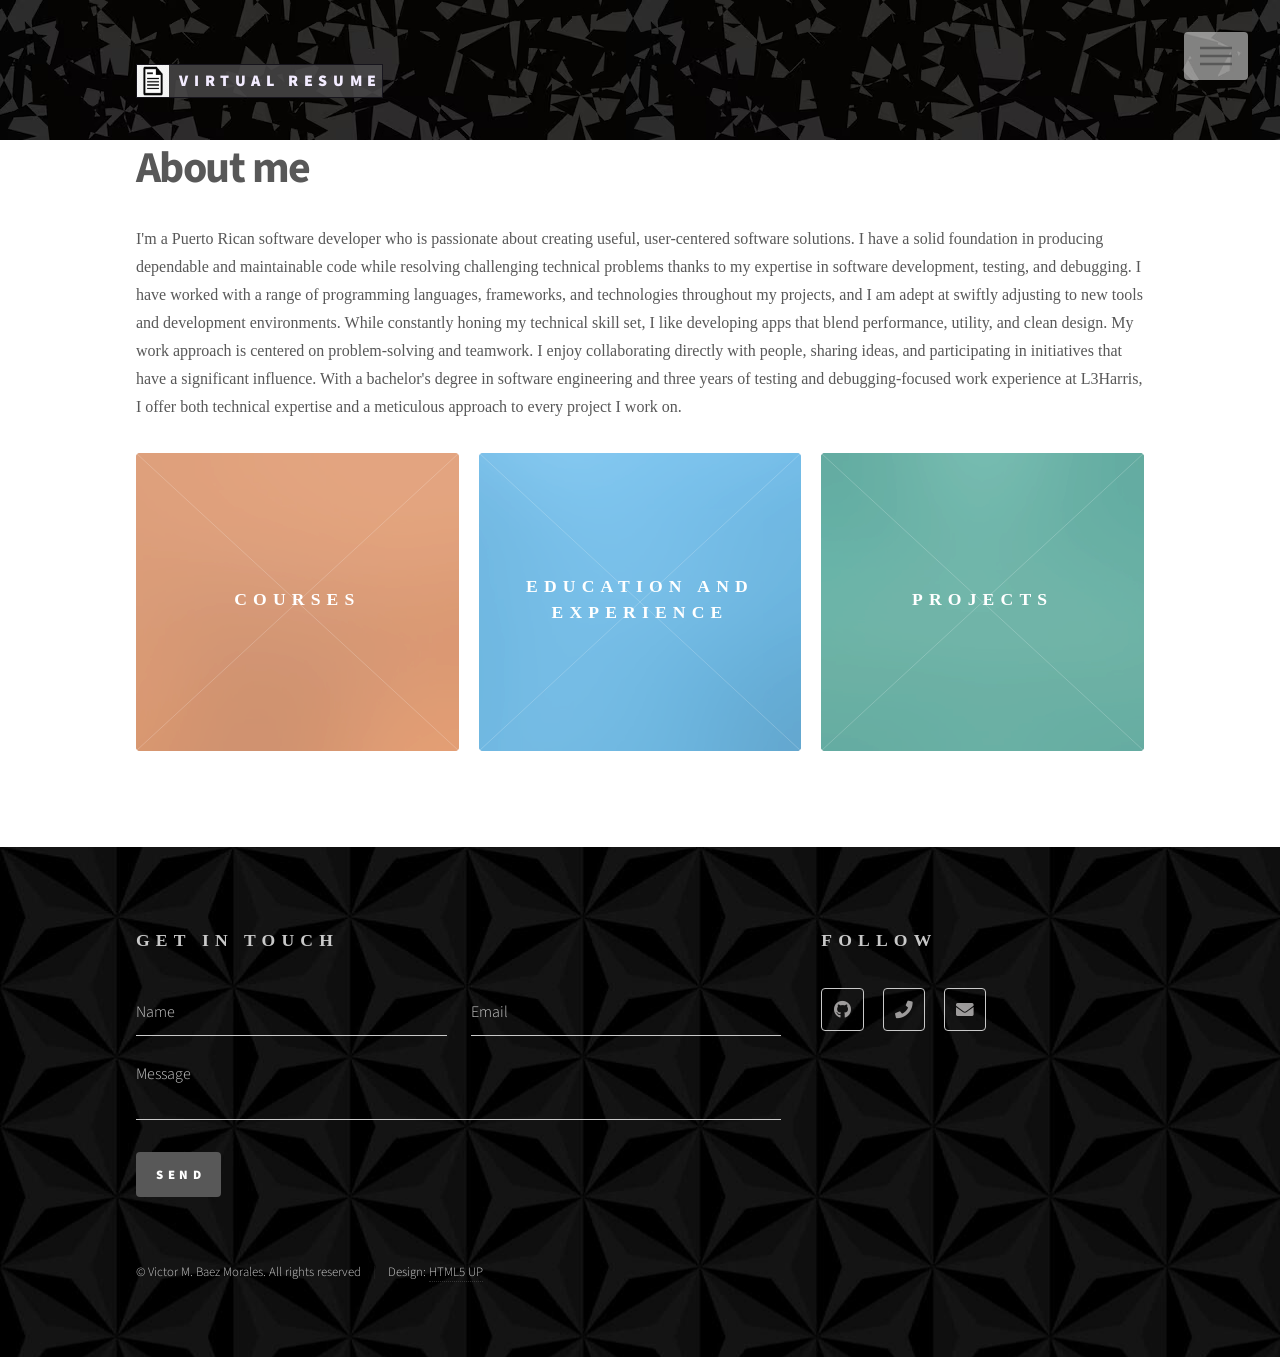
<file: index.html>
<!DOCTYPE HTML>
<!--
	Phantom by HTML5 UP
	html5up.net | @ajlkn
	Free for personal and commercial use under the CCA 3.0 license (html5up.net/license)
-->
<html>
	<head>
		<title>Resume</title>
		<meta charset="utf-8" />
		<meta name="viewport" content="width=device-width, initial-scale=1, user-scalable=no" />
		<link rel="stylesheet" href="assets/css/main.css" />
		<noscript><link rel="stylesheet" href="assets/css/noscript.css" /></noscript>
	</head>
	<body class="is-preload">
		<!-- Wrapper -->
			<div id="wrapper">

				<!-- Header -->
					<header id="header" >
						<div class="inner">

							<!-- Logo -->
								<a href="index.html" class="logo" style="background: rgba(75, 73, 75, 0.822); color: #f3ecff; border: 1px solid #17151d;">
									<span class="symbol"><img src="images/logo.jpg" alt="" /></span><span class="title">Virtual Resume</span>
								</a>

							<!-- Nav -->
								<nav>
									<ul>
										<li><a href="#menu">Menu</a></li>
									</ul>
								</nav>

						</div>
					</header>

				<!-- Menu -->
					<nav id="menu" >
						<h2>Menu</h2>
						<ul>
							<li><a href="index.html">Home</a></li>
							<li><a href="Courses.html">Courses</a></li>
							<li><a href="Projects.html">Projects</a></li>
							<li><a href="EducationAndExperience.html">Education and Experience</a></li>
						</ul>
					</nav>

				<!-- Main -->
					<div id="main" >
						<div class="inner">
							<header>
								<h1>About me<br />
								</h1>
								<p >I'm a Puerto Rican software developer who is passionate about creating useful, user-centered software solutions. I have a solid foundation in producing dependable and maintainable code while resolving challenging technical problems thanks to my expertise in software development, testing, and debugging.
I have worked with a range of programming languages, frameworks, and technologies throughout my projects, and I am adept at swiftly adjusting to new tools and development environments. While constantly honing my technical skill set, I like developing apps that blend performance, utility, and clean design.
My work approach is centered on problem-solving and teamwork. I enjoy collaborating directly with people, sharing ideas, and participating in initiatives that have a significant influence. With a bachelor's degree in software engineering and three years of testing and debugging-focused work experience at L3Harris, I offer both technical expertise and a meticulous approach to every project I work on.
</p>
							</header>
							<section class="tiles" >
								<article class="style1">
									<span class="image">
										<img src="images/pic01.jpg" alt="" />
									</span>
									<a href="Courses.html">
										<h2>Courses</h2>
										<div class="content">
											<p>Contains a list of all courses taken throughout education.</p>
										</div>
									</a>
								</article>
								<article class="style2">
									<span class="image">
										<img src="images/pic02.jpg" alt="" />
									</span>
									<a href="EducationAndExperience.html">
										<h2>Education and Experience</h2>
										<div class="content">
											<p>Contains a list of all the institutions attended along with work experience.</p>
										</div>
									</a>
								</article>
								<article class="style3">
									<span class="image">
										<img src="images/pic03.jpg" alt="" />
									</span>
									<a href="Projects.html">
										<h2>Projects</h2>
										<div class="content">
											<p>Contains a list of all software development projects.</p>
										</div>
									</a>
								</article>
							</section>
						</div>
					</div>

				<!-- Footer -->
					<footer id="footer">
						<div class="inner">
							<section>
								<h2>Get in touch</h2>
								<form method="post" action="https://formsubmit.co/740581ddd09140e4da0b1ae6120537e7">
									<input type="hidden" name="_next" value="https://victorbaezm.github.io/">
									<div class="fields">
										<div class="field half">
											<input type="text" name="name" id="name" placeholder="Name" />
										</div>
										<div class="field half">
											<input type="email" name="email" id="email" placeholder="Email" />
										</div>
										<div class="field">
											<textarea name="message" id="message" placeholder="Message"></textarea>
										</div>
									</div>
									<ul class="actions">
										<li><input type="submit" value="Send" class="primary" /></li>
									</ul>
								</form>
							</section>
							<section>
								<h2>Follow</h2>
								<ul class="icons">
									<li><a href="https://github.com/VictorBaezM" class="icon brands style2 fa-github"><span class="label">GitHub</span></a></li>
									<li><a href="tel:+17874784715" class="icon solid style2 fa-phone"><span class="label">Phone</span></a></li>
									<li><a href="mailto:victorbaez115@gmail.com" class="icon solid style2 fa-envelope"><span class="label">Email</span></a></li>
								</ul>
							</section>
							<ul class="copyright">
								<li>&copy; Victor M. Baez Morales. All rights reserved</li><li>Design: <a href="http://html5up.net">HTML5 UP</a></li>
							</ul>
						</div>
					</footer>

			</div>

		<!-- Scripts -->
			<script src="assets/js/jquery.min.js"></script>
			<script src="assets/js/browser.min.js"></script>
			<script src="assets/js/breakpoints.min.js"></script>
			<script src="assets/js/util.js"></script>
			<script src="assets/js/main.js"></script>

	</body>
</html>
</file>
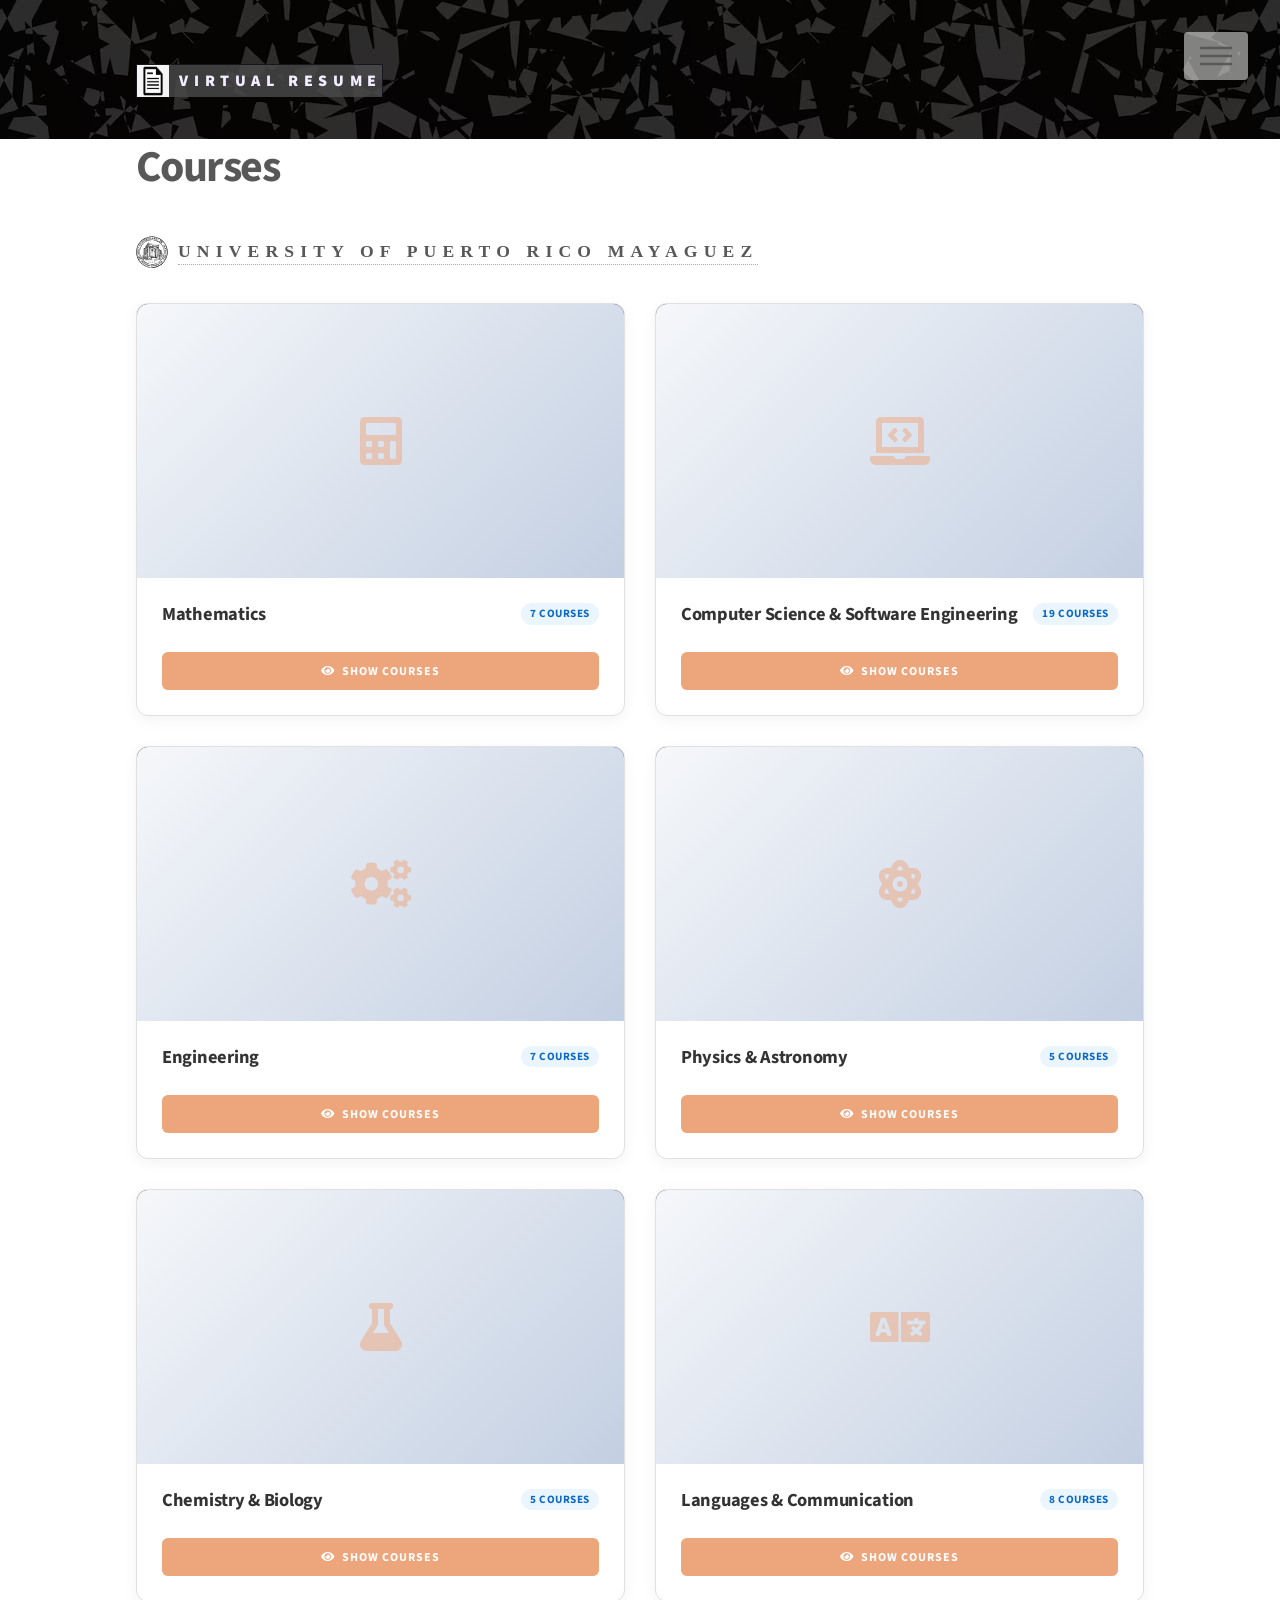
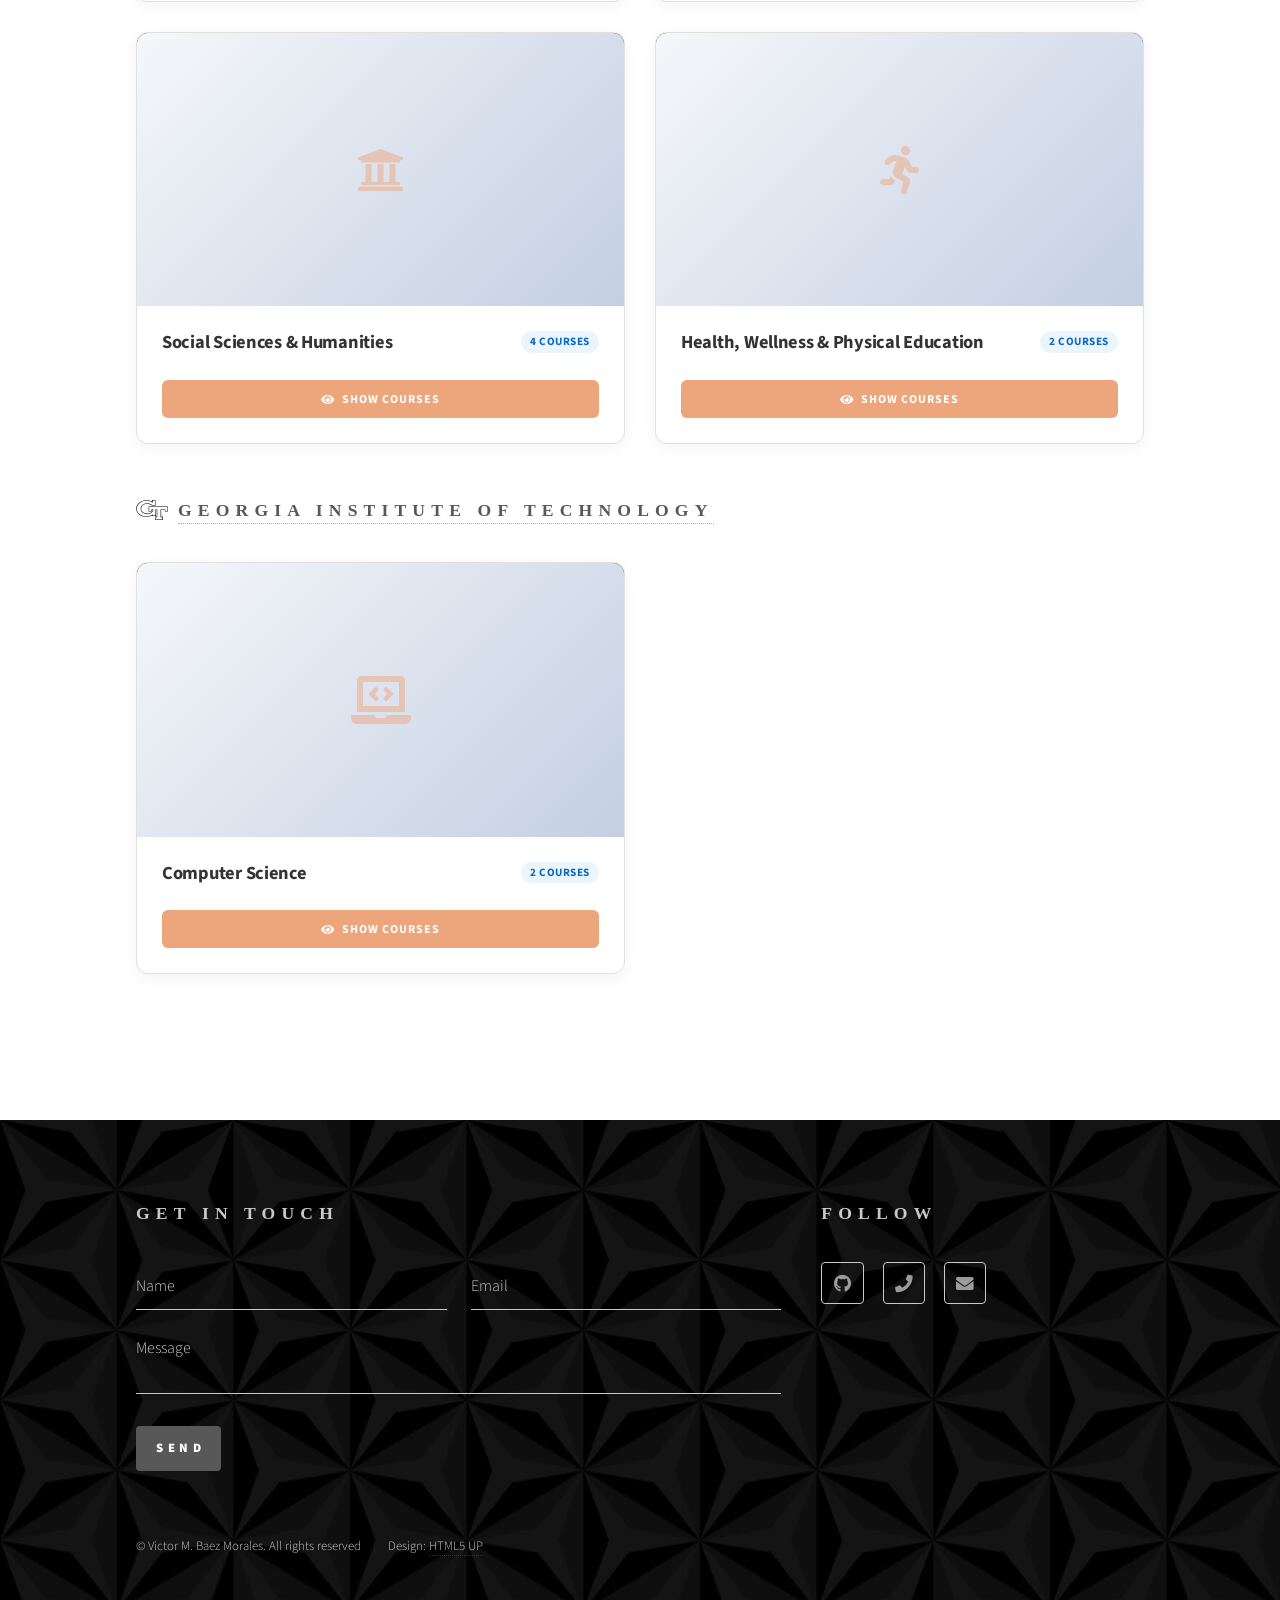
<file: Courses.html>
<!DOCTYPE HTML>
<!--
	Phantom by HTML5 UP
	html5up.net | @ajlkn
	Free for personal and commercial use under the CCA 3.0 license (html5up.net/license)
-->
<html>
	<head>
		<title>Resume</title>
		<meta charset="utf-8" />
		<meta name="viewport" content="width=device-width, initial-scale=1, user-scalable=no" />
		<link rel="stylesheet" href="assets/css/main.css" />
		<link rel="stylesheet" href="assets/css/Courses.css" />
		<link rel="stylesheet" href="assets/css/cards.css" />
		<noscript><link rel="stylesheet" href="assets/css/noscript.css" /></noscript>
	</head>
	<body class="is-preload">
		<!-- Wrapper -->
			<div id="wrapper">

				<!-- Header -->
					<header id="header">
						<div class="inner">

							<!-- Logo -->
								<a href="index.html" class="logo">
									<span class="symbol"><img src="images/logo.jpg" alt="" /></span><span class="title">Virtual Resume</span>
								</a>

							<!-- Nav -->
								<nav>
									<ul>
										<li><a href="#menu">Menu</a></li>
									</ul>
								</nav>

						</div>
					</header>

				<!-- Menu -->
					<nav id="menu">
						<h2>Menu</h2>
						<ul>
							<li><a href="index.html">Home</a></li>
							<li><a href="Courses.html">Courses</a></li>
							<li><a href="Projects.html">Projects</a></li>
							<li><a href="EducationAndExperience.html">Education and Experience</a></li>
						</ul>
					</nav>

				<!-- Main -->
					<div id="main">
						<div class="inner">
							<h1 style="margin-bottom: 40px;">Courses</h1>
							
							<div class="university-section">
								<h2><img src="images/RUM.svg" alt="icon" /><a href="https://www.uprm.edu" target="_blank" rel="noopener noreferrer">University of Puerto Rico Mayaguez</a></h2>
								<div id="uprm-courses-grid" class="portfolio-grid">
									<!-- Fallback for browsers with JavaScript disabled / SEO indexing -->
									<div class="portfolio-card" id="uprm-math">
										<div class="portfolio-media">
											<div class="portfolio-media-fallback"><i class="fas fa-calculator"></i></div>
										</div>
										<div class="portfolio-info">
											<div class="portfolio-header">
												<h3 class="portfolio-title">Mathematics</h3>
												<span class="portfolio-status completed">7 Courses</span>
											</div>
											<div class="courses-expandable" style="display: none; margin-bottom: 20px; max-height: 300px; overflow-y: auto; padding-top: 10px; border-top: 1px solid #e0e0e0;">
												<div style="padding: 10px 0; border-bottom: 1px solid #f0f0f0; font-size: 0.9rem; line-height: 1.4; color: #555; text-align: left;"><strong style="color: #333; font-weight: 600;">MATE 3171</strong> — Precalculus I</div>
												<div style="padding: 10px 0; border-bottom: 1px solid #f0f0f0; font-size: 0.9rem; line-height: 1.4; color: #555; text-align: left;"><strong style="color: #333; font-weight: 600;">MATE 3172</strong> — Precalculus II</div>
												<div style="padding: 10px 0; border-bottom: 1px solid #f0f0f0; font-size: 0.9rem; line-height: 1.4; color: #555; text-align: left;"><strong style="color: #333; font-weight: 600;">MATE 3031</strong> — Calculus I</div>
												<div style="padding: 10px 0; border-bottom: 1px solid #f0f0f0; font-size: 0.9rem; line-height: 1.4; color: #555; text-align: left;"><strong style="color: #333; font-weight: 600;">MATE 3032</strong> — Calculus II</div>
												<div style="padding: 10px 0; border-bottom: 1px solid #f0f0f0; font-size: 0.9rem; line-height: 1.4; color: #555; text-align: left;"><strong style="color: #333; font-weight: 600;">MATE 3003</strong> — Calculus III</div>
												<div style="padding: 10px 0; border-bottom: 1px solid #f0f0f0; font-size: 0.9rem; line-height: 1.4; color: #555; text-align: left;"><strong style="color: #333; font-weight: 600;">MATE 4145</strong> — Linear Algebra & Differential Equations</div>
												<div style="padding: 10px 0; border-bottom: 1px solid #f0f0f0; font-size: 0.9rem; line-height: 1.4; color: #555; text-align: left;"><strong style="color: #333; font-weight: 600;">ININ 4010</strong> — Probability & Statistics for Engineers</div>
											</div>
											<div class="portfolio-actions" style="margin-top: auto; padding-top: 10px;">
												<a href="javascript:void(0)" class="portfolio-btn primary toggle-courses-btn" style="width: 100%;"><i class="fas fa-eye"></i> Show Courses</a>
											</div>
										</div>
									</div>

									<div class="portfolio-card" id="uprm-cs">
										<div class="portfolio-media">
											<div class="portfolio-media-fallback"><i class="fas fa-laptop-code"></i></div>
										</div>
										<div class="portfolio-info">
											<div class="portfolio-header">
												<h3 class="portfolio-title">Computer Science & Software Engineering</h3>
												<span class="portfolio-status completed">19 Courses</span>
											</div>
											<div class="courses-expandable" style="display: none; margin-bottom: 20px; max-height: 300px; overflow-y: auto; padding-top: 10px; border-top: 1px solid #e0e0e0;">
												<div style="padding: 10px 0; border-bottom: 1px solid #f0f0f0; font-size: 0.9rem; line-height: 1.4; color: #555; text-align: left;"><strong style="color: #333; font-weight: 600;">CTCO 3011</strong> — Intro to Computer Programming I</div>
												<div style="padding: 10px 0; border-bottom: 1px solid #f0f0f0; font-size: 0.9rem; line-height: 1.4; color: #555; text-align: left;"><strong style="color: #333; font-weight: 600;">CIIC 3075</strong> — Fundamentals of Computing</div>
												<div style="padding: 10px 0; border-bottom: 1px solid #f0f0f0; font-size: 0.9rem; line-height: 1.4; color: #555; text-align: left;"><strong style="color: #333; font-weight: 600;">CIIC 4010</strong> — Advanced Programming</div>
												<div style="padding: 10px 0; border-bottom: 1px solid #f0f0f0; font-size: 0.9rem; line-height: 1.4; color: #555; text-align: left;"><strong style="color: #333; font-weight: 600;">CIIC 4020</strong> — Data Structures</div>
												<div style="padding: 10px 0; border-bottom: 1px solid #f0f0f0; font-size: 0.9rem; line-height: 1.4; color: #555; text-align: left;"><strong style="color: #333; font-weight: 600;">CIIC 4025</strong> — Analysis and Design Algorithms</div>
												<div style="padding: 10px 0; border-bottom: 1px solid #f0f0f0; font-size: 0.9rem; line-height: 1.4; color: #555; text-align: left;"><strong style="color: #333; font-weight: 600;">CIIC 4030</strong> — Programming Languages</div>
												<div style="padding: 10px 0; border-bottom: 1px solid #f0f0f0; font-size: 0.9rem; line-height: 1.4; color: #555; text-align: left;"><strong style="color: #333; font-weight: 600;">CIIC 4050</strong> — Operating Systems</div>
												<div style="padding: 10px 0; border-bottom: 1px solid #f0f0f0; font-size: 0.9rem; line-height: 1.4; color: #555; text-align: left;"><strong style="color: #333; font-weight: 600;">CIIC 4060</strong> — Database Systems</div>
												<div style="padding: 10px 0; border-bottom: 1px solid #f0f0f0; font-size: 0.9rem; line-height: 1.4; color: #555; text-align: left;"><strong style="color: #333; font-weight: 600;">CIIC 4070</strong> — Computer Networks</div>
												<div style="padding: 10px 0; border-bottom: 1px solid #f0f0f0; font-size: 0.9rem; line-height: 1.4; color: #555; text-align: left;"><strong style="color: #333; font-weight: 600;">CIIC 4082</strong> — Computer Architecture II</div>
												<div style="padding: 10px 0; border-bottom: 1px solid #f0f0f0; font-size: 0.9rem; line-height: 1.4; color: #555; text-align: left;"><strong style="color: #333; font-weight: 600;">CIIC 5045</strong> — Advanced Formal Languages</div>
												<div style="padding: 10px 0; border-bottom: 1px solid #f0f0f0; font-size: 0.9rem; line-height: 1.4; color: #555; text-align: left;"><strong style="color: #333; font-weight: 600;">CIIC 3081</strong> — Computer Architecture I</div>
												<div style="padding: 10px 0; border-bottom: 1px solid #f0f0f0; font-size: 0.9rem; line-height: 1.4; color: #555; text-align: left;"><strong style="color: #333; font-weight: 600;">INSO 4101</strong> — Intro to Software Engineering</div>
												<div style="padding: 10px 0; border-bottom: 1px solid #f0f0f0; font-size: 0.9rem; line-height: 1.4; color: #555; text-align: left;"><strong style="color: #333; font-weight: 600;">INSO 4110</strong> — Software Engineering Requirements</div>
												<div style="padding: 10px 0; border-bottom: 1px solid #f0f0f0; font-size: 0.9rem; line-height: 1.4; color: #555; text-align: left;"><strong style="color: #333; font-weight: 600;">INSO 4117</strong> — Software Reliability Testing</div>
												<div style="padding: 10px 0; border-bottom: 1px solid #f0f0f0; font-size: 0.9rem; line-height: 1.4; color: #555; text-align: left;"><strong style="color: #333; font-weight: 600;">INSO 4118</strong> — Software Design</div>
												<div style="padding: 10px 0; border-bottom: 1px solid #f0f0f0; font-size: 0.9rem; line-height: 1.4; color: #555; text-align: left;"><strong style="color: #333; font-weight: 600;">INSO 4151</strong> — Software Engineering Project I</div>
												<div style="padding: 10px 0; border-bottom: 1px solid #f0f0f0; font-size: 0.9rem; line-height: 1.4; color: #555; text-align: left;"><strong style="color: #333; font-weight: 600;">INSO 4998</strong> — Undergraduate Research Software</div>
												<div style="padding: 10px 0; border-bottom: 1px solid #f0f0f0; font-size: 0.9rem; line-height: 1.4; color: #555; text-align: left;"><strong style="color: #333; font-weight: 600;">INSO 5111</strong> — Intro Human-Comp Interaction</div>
											</div>
											<div class="portfolio-actions" style="margin-top: auto; padding-top: 10px;">
												<a href="javascript:void(0)" class="portfolio-btn primary toggle-courses-btn" style="width: 100%;"><i class="fas fa-eye"></i> Show Courses</a>
											</div>
										</div>
									</div>

									<div class="portfolio-card" id="uprm-engineering">
										<div class="portfolio-media">
											<div class="portfolio-media-fallback"><i class="fas fa-cogs"></i></div>
										</div>
										<div class="portfolio-info">
											<div class="portfolio-header">
												<h3 class="portfolio-title">Engineering</h3>
												<span class="portfolio-status completed">7 Courses</span>
											</div>
											<div class="courses-expandable" style="display: none; margin-bottom: 20px; max-height: 300px; overflow-y: auto; padding-top: 10px; border-top: 1px solid #e0e0e0;">
												<div style="padding: 10px 0; border-bottom: 1px solid #f0f0f0; font-size: 0.9rem; line-height: 1.4; color: #555; text-align: left;"><strong style="color: #333; font-weight: 600;">INGE 3011</strong> — Engineering Graphics I</div>
												<div style="padding: 10px 0; border-bottom: 1px solid #f0f0f0; font-size: 0.9rem; line-height: 1.4; color: #555; text-align: left;"><strong style="color: #333; font-weight: 600;">INGE 3035</strong> — Engineering Mechanics</div>
												<div style="padding: 10px 0; border-bottom: 1px solid #f0f0f0; font-size: 0.9rem; line-height: 1.4; color: #555; text-align: left;"><strong style="color: #333; font-weight: 600;">INGE 3045</strong> — Material Science for Electrical Engineers</div>
												<div style="padding: 10px 0; border-bottom: 1px solid #f0f0f0; font-size: 0.9rem; line-height: 1.4; color: #555; text-align: left;"><strong style="color: #333; font-weight: 600;">INME 4045</strong> — General Thermodynamics for Engineers</div>
												<div style="padding: 10px 0; border-bottom: 1px solid #f0f0f0; font-size: 0.9rem; line-height: 1.4; color: #555; text-align: left;"><strong style="color: #333; font-weight: 600;">INEL 3105</strong> — Electric Systems Analysis I</div>
												<div style="padding: 10px 0; border-bottom: 1px solid #f0f0f0; font-size: 0.9rem; line-height: 1.4; color: #555; text-align: left;"><strong style="color: #333; font-weight: 600;">INEL 4115</strong> — Electric Measurements Lab</div>
												<div style="padding: 10px 0; border-bottom: 1px solid #f0f0f0; font-size: 0.9rem; line-height: 1.4; color: #555; text-align: left;"><strong style="color: #333; font-weight: 600;">ININ 4015</strong> — Engineering Economic Analysis</div>
											</div>
											<div class="portfolio-actions" style="margin-top: auto; padding-top: 10px;">
												<a href="javascript:void(0)" class="portfolio-btn primary toggle-courses-btn" style="width: 100%;"><i class="fas fa-eye"></i> Show Courses</a>
											</div>
										</div>
									</div>

									<div class="portfolio-card" id="uprm-physics">
										<div class="portfolio-media">
											<div class="portfolio-media-fallback"><i class="fas fa-atom"></i></div>
										</div>
										<div class="portfolio-info">
											<div class="portfolio-header">
												<h3 class="portfolio-title">Physics & Astronomy</h3>
												<span class="portfolio-status completed">5 Courses</span>
											</div>
											<div class="courses-expandable" style="display: none; margin-bottom: 20px; max-height: 300px; overflow-y: auto; padding-top: 10px; border-top: 1px solid #e0e0e0;">
												<div style="padding: 10px 0; border-bottom: 1px solid #f0f0f0; font-size: 0.9rem; line-height: 1.4; color: #555; text-align: left;"><strong style="color: #333; font-weight: 600;">FISI 3171</strong> — Physics I</div>
												<div style="padding: 10px 0; border-bottom: 1px solid #f0f0f0; font-size: 0.9rem; line-height: 1.4; color: #555; text-align: left;"><strong style="color: #333; font-weight: 600;">FISI 3172</strong> — Physics II</div>
												<div style="padding: 10px 0; border-bottom: 1px solid #f0f0f0; font-size: 0.9rem; line-height: 1.4; color: #555; text-align: left;"><strong style="color: #333; font-weight: 600;">FISI 3173</strong> — Physics Lab I</div>
												<div style="padding: 10px 0; border-bottom: 1px solid #f0f0f0; font-size: 0.9rem; line-height: 1.4; color: #555; text-align: left;"><strong style="color: #333; font-weight: 600;">FISI 3174</strong> — Physics Lab II</div>
												<div style="padding: 10px 0; border-bottom: 1px solid #f0f0f0; font-size: 0.9rem; line-height: 1.4; color: #555; text-align: left;"><strong style="color: #333; font-weight: 600;">ASTR 4005</strong> — Astronomy I</div>
											</div>
											<div class="portfolio-actions" style="margin-top: auto; padding-top: 10px;">
												<a href="javascript:void(0)" class="portfolio-btn primary toggle-courses-btn" style="width: 100%;"><i class="fas fa-eye"></i> Show Courses</a>
											</div>
										</div>
									</div>

									<div class="portfolio-card" id="uprm-chemistry">
										<div class="portfolio-media">
											<div class="portfolio-media-fallback"><i class="fas fa-flask"></i></div>
										</div>
										<div class="portfolio-info">
											<div class="portfolio-header">
												<h3 class="portfolio-title">Chemistry & Biology</h3>
												<span class="portfolio-status completed">5 Courses</span>
											</div>
											<div class="courses-expandable" style="display: none; margin-bottom: 20px; max-height: 300px; overflow-y: auto; padding-top: 10px; border-top: 1px solid #e0e0e0;">
												<div style="padding: 10px 0; border-bottom: 1px solid #f0f0f0; font-size: 0.9rem; line-height: 1.4; color: #555; text-align: left;"><strong style="color: #333; font-weight: 600;">CIME 3031</strong> — Intro Bio Sciences I</div>
												<div style="padding: 10px 0; border-bottom: 1px solid #f0f0f0; font-size: 0.9rem; line-height: 1.4; color: #555; text-align: left;"><strong style="color: #333; font-weight: 600;">QUIM 3132</strong> — General Chemistry II</div>
												<div style="padding: 10px 0; border-bottom: 1px solid #f0f0f0; font-size: 0.9rem; line-height: 1.4; color: #555; text-align: left;"><strong style="color: #333; font-weight: 600;">QUIM 3133</strong> — General Chemistry I</div>
												<div style="padding: 10px 0; border-bottom: 1px solid #f0f0f0; font-size: 0.9rem; line-height: 1.4; color: #555; text-align: left;"><strong style="color: #333; font-weight: 600;">QUIM 3133L</strong> — General Chemistry Lab I</div>
												<div style="padding: 10px 0; border-bottom: 1px solid #f0f0f0; font-size: 0.9rem; line-height: 1.4; color: #555; text-align: left;"><strong style="color: #333; font-weight: 600;">QUIM 3134</strong> — General Chemistry Lab II</div>
											</div>
											<div class="portfolio-actions" style="margin-top: auto; padding-top: 10px;">
												<a href="javascript:void(0)" class="portfolio-btn primary toggle-courses-btn" style="width: 100%;"><i class="fas fa-eye"></i> Show Courses</a>
											</div>
										</div>
									</div>

									<div class="portfolio-card" id="uprm-languages">
										<div class="portfolio-media">
											<div class="portfolio-media-fallback"><i class="fas fa-language"></i></div>
										</div>
										<div class="portfolio-info">
											<div class="portfolio-header">
												<h3 class="portfolio-title">Languages & Communication</h3>
												<span class="portfolio-status completed">8 Courses</span>
											</div>
											<div class="courses-expandable" style="display: none; margin-bottom: 20px; max-height: 300px; overflow-y: auto; padding-top: 10px; border-top: 1px solid #e0e0e0;">
												<div style="padding: 10px 0; border-bottom: 1px solid #f0f0f0; font-size: 0.9rem; line-height: 1.4; color: #555; text-align: left;"><strong style="color: #333; font-weight: 600;">ESPA 3101</strong> — Basic Course in Spanish I</div>
												<div style="padding: 10px 0; border-bottom: 1px solid #f0f0f0; font-size: 0.9rem; line-height: 1.4; color: #555; text-align: left;"><strong style="color: #333; font-weight: 600;">ESPA 3102</strong> — Basic Course in Spanish II</div>
												<div style="padding: 10px 0; border-bottom: 1px solid #f0f0f0; font-size: 0.9rem; line-height: 1.4; color: #555; text-align: left;"><strong style="color: #333; font-weight: 600;">INGL 3103</strong> — Intermediate English I</div>
												<div style="padding: 10px 0; border-bottom: 1px solid #f0f0f0; font-size: 0.9rem; line-height: 1.4; color: #555; text-align: left;"><strong style="color: #333; font-weight: 600;">INGL 3104</strong> — Intermediate English II</div>
												<div style="padding: 10px 0; border-bottom: 1px solid #f0f0f0; font-size: 0.9rem; line-height: 1.4; color: #555; text-align: left;"><strong style="color: #333; font-weight: 600;">INGL 3227</strong> — Phonetics of English</div>
												<div style="padding: 10px 0; border-bottom: 1px solid #f0f0f0; font-size: 0.9rem; line-height: 1.4; color: #555; text-align: left;"><strong style="color: #333; font-weight: 600;">INGL 3300</strong> — Special Topics English Studies</div>
												<div style="padding: 10px 0; border-bottom: 1px solid #f0f0f0; font-size: 0.9rem; line-height: 1.4; color: #555; text-align: left;"><strong style="color: #333; font-weight: 600;">INGL 3307</strong> — Intro Communication in the Workplace</div>
												<div style="padding: 10px 0; border-bottom: 1px solid #f0f0f0; font-size: 0.9rem; line-height: 1.4; color: #555; text-align: left;"><strong style="color: #333; font-weight: 600;">CHIN 3051</strong> — Chinese I</div>
											</div>
											<div class="portfolio-actions" style="margin-top: auto; padding-top: 10px;">
												<a href="javascript:void(0)" class="portfolio-btn primary toggle-courses-btn" style="width: 100%;"><i class="fas fa-eye"></i> Show Courses</a>
											</div>
										</div>
									</div>

									<div class="portfolio-card" id="uprm-social">
										<div class="portfolio-media">
											<div class="portfolio-media-fallback"><i class="fas fa-university"></i></div>
										</div>
										<div class="portfolio-info">
											<div class="portfolio-header">
												<h3 class="portfolio-title">Social Sciences & Humanities</h3>
												<span class="portfolio-status completed">4 Courses</span>
											</div>
											<div class="courses-expandable" style="display: none; margin-bottom: 20px; max-height: 300px; overflow-y: auto; padding-top: 10px; border-top: 1px solid #e0e0e0;">
												<div style="padding: 10px 0; border-bottom: 1px solid #f0f0f0; font-size: 0.9rem; line-height: 1.4; color: #555; text-align: left;"><strong style="color: #333; font-weight: 600;">ECON 3021</strong> — Principles of Microeconomics</div>
												<div style="padding: 10px 0; border-bottom: 1px solid #f0f0f0; font-size: 0.9rem; line-height: 1.4; color: #555; text-align: left;"><strong style="color: #333; font-weight: 600;">CTPO 3011</strong> — Principles of Political Science</div>
												<div style="padding: 10px 0; border-bottom: 1px solid #f0f0f0; font-size: 0.9rem; line-height: 1.4; color: #555; text-align: left;"><strong style="color: #333; font-weight: 600;">EDFU 4019</strong> — Philosophy of Education</div>
												<div style="padding: 10px 0; border-bottom: 1px solid #f0f0f0; font-size: 0.9rem; line-height: 1.4; color: #555; text-align: left;"><strong style="color: #333; font-weight: 600;">EDUC 3007</strong> — Social Foundations of Education</div>
											</div>
											<div class="portfolio-actions" style="margin-top: auto; padding-top: 10px;">
												<a href="javascript:void(0)" class="portfolio-btn primary toggle-courses-btn" style="width: 100%;"><i class="fas fa-eye"></i> Show Courses</a>
											</div>
										</div>
									</div>

									<div class="portfolio-card" id="uprm-health">
										<div class="portfolio-media">
											<div class="portfolio-media-fallback"><i class="fas fa-running"></i></div>
										</div>
										<div class="portfolio-info">
											<div class="portfolio-header">
												<h3 class="portfolio-title">Health, Wellness & Physical Education</h3>
												<span class="portfolio-status completed">2 Courses</span>
											</div>
											<div class="courses-expandable" style="display: none; margin-bottom: 20px; max-height: 300px; overflow-y: auto; padding-top: 10px; border-top: 1px solid #e0e0e0;">
												<div style="padding: 10px 0; border-bottom: 1px solid #f0f0f0; font-size: 0.9rem; line-height: 1.4; color: #555; text-align: left;"><strong style="color: #333; font-weight: 600;">EDFI 3465</strong> — Personal & Community Health</div>
												<div style="padding: 10px 0; border-bottom: 1px solid #f0f0f0; font-size: 0.9rem; line-height: 1.4; color: #555; text-align: left;"><strong style="color: #333; font-weight: 600;">EDFI 3295</strong> — Elementary Tennis</div>
											</div>
											<div class="portfolio-actions" style="margin-top: auto; padding-top: 10px;">
												<a href="javascript:void(0)" class="portfolio-btn primary toggle-courses-btn" style="width: 100%;"><i class="fas fa-eye"></i> Show Courses</a>
											</div>
										</div>
									</div>
								</div>
							</div>

							<div class="university-section" style="margin-top: 50px;">
								<h2><img src="images/GT.svg" alt="icon" /><a href="https://www.gatech.edu/" target="_blank" rel="noopener noreferrer">Georgia Institute of Technology</a></h2>
								<div id="gt-courses-grid" class="portfolio-grid">
									<div class="portfolio-card" id="gt-cs">
										<div class="portfolio-media">
											<div class="portfolio-media-fallback"><i class="fas fa-laptop-code"></i></div>
										</div>
										<div class="portfolio-info">
											<div class="portfolio-header">
												<h3 class="portfolio-title">Computer Science</h3>
												<span class="portfolio-status completed">2 Courses</span>
											</div>
											<div class="courses-expandable" style="display: none; margin-bottom: 20px; max-height: 300px; overflow-y: auto; padding-top: 10px; border-top: 1px solid #e0e0e0;">
												<div style="padding: 10px 0; border-bottom: 1px solid #f0f0f0; font-size: 0.9rem; line-height: 1.4; color: #555; text-align: left;"><strong style="color: #333; font-weight: 600;">CS 6457</strong> — Video Game Design</div>
												<div style="padding: 10px 0; border-bottom: 1px solid #f0f0f0; font-size: 0.9rem; line-height: 1.4; color: #555; text-align: left;"><strong style="color: #333; font-weight: 600;">CS 6750</strong> — Human Computer Interactions</div>
											</div>
											<div class="portfolio-actions" style="margin-top: auto; padding-top: 10px;">
												<a href="javascript:void(0)" class="portfolio-btn primary toggle-courses-btn" style="width: 100%;"><i class="fas fa-eye"></i> Show Courses</a>
											</div>
										</div>
									</div>
								</div>
							</div>
						</div>
					</div>

				<!-- Footer -->
					<footer id="footer">
						<div class="inner">
							<section>
								<h2>Get in touch</h2>
								<form method="post" action="https://formsubmit.co/740581ddd09140e4da0b1ae6120537e7">
									<input type="hidden" name="_next" value="https://victorbaezm.github.io/">
									<div class="fields">
										<div class="field half">
											<input type="text" name="name" id="name" placeholder="Name" />
										</div>
										<div class="field half">
											<input type="email" name="email" id="email" placeholder="Email" />
										</div>
										<div class="field">
											<textarea name="message" id="message" placeholder="Message"></textarea>
										</div>
									</div>
									<ul class="actions">
										<li><input type="submit" value="Send" class="primary" /></li>
									</ul>
								</form>
							</section>
							<section>
								<h2>Follow</h2>
								<ul class="icons">
									<li><a href="https://github.com/VictorBaezM" class="icon brands style2 fa-github"><span class="label">GitHub</span></a></li>
									<li><a href="tel:+17874784715" class="icon solid style2 fa-phone"><span class="label">Phone</span></a></li>
									<li><a href="mailto:victorbaez115@gmail.com" class="icon solid style2 fa-envelope"><span class="label">Email</span></a></li>
								</ul>
							</section>
							<ul class="copyright">
								<li>&copy; Victor M. Baez Morales. All rights reserved</li><li>Design: <a href="http://html5up.net">HTML5 UP</a></li>
							</ul>
						</div>
					</footer>

			</div>

		<!-- Scripts -->
			<script src="assets/js/jquery.min.js"></script>
			<script src="assets/js/browser.min.js"></script>
			<script src="assets/js/breakpoints.min.js"></script>
			<script src="assets/js/util.js"></script>
			<script src="assets/js/main.js"></script>
			
			<script src="data/courses-data.js"></script>
			<script src="assets/js/courses.js"></script>

	</body>
</html>
</file>
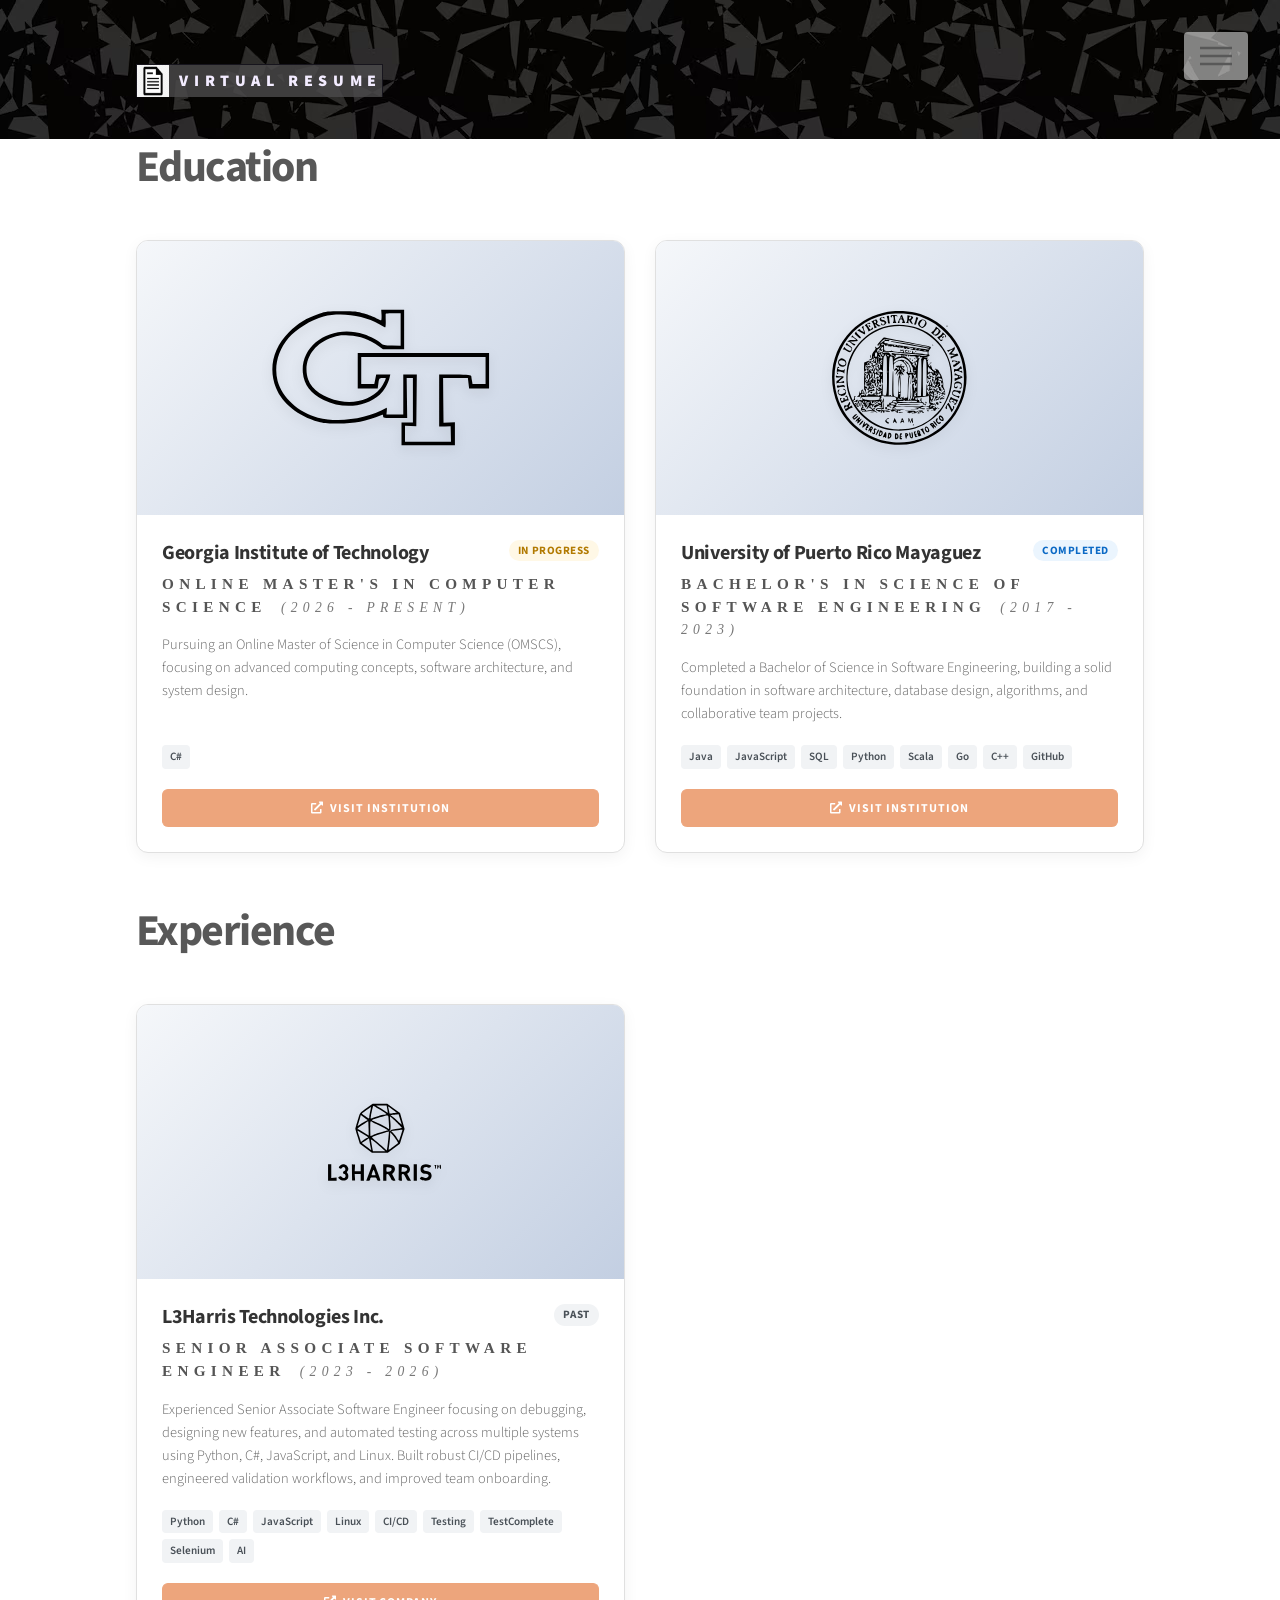
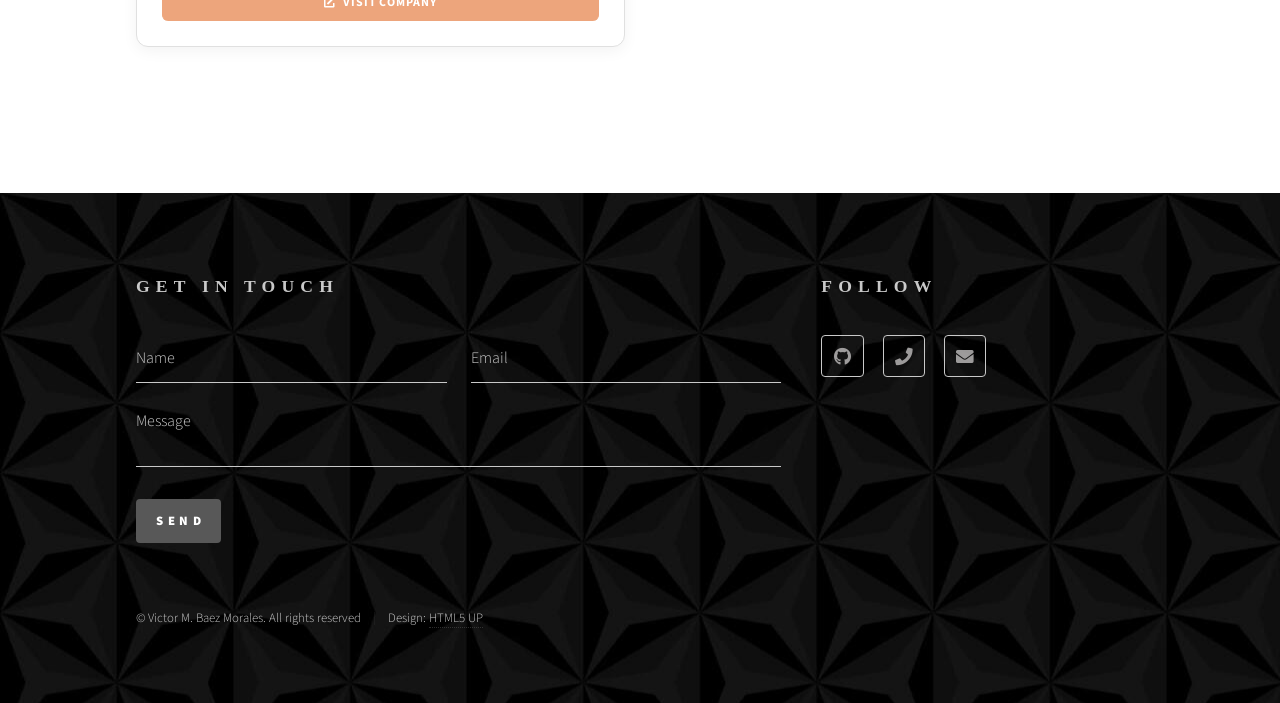
<file: EducationAndExperience.html>
<!DOCTYPE HTML>
<!--
	Phantom by HTML5 UP
	html5up.net | @ajlkn
	Free for personal and commercial use under the CCA 3.0 license (html5up.net/license)
-->
<html>
	<head>
		<title>Resume</title>
		<meta charset="utf-8" />
		<meta name="viewport" content="width=device-width, initial-scale=1, user-scalable=no" />
		<link rel="stylesheet" href="assets/css/main.css" />
		<link rel="stylesheet" href="assets/css/Courses.css" />
		<link rel="stylesheet" href="assets/css/cards.css" />
		<noscript><link rel="stylesheet" href="assets/css/noscript.css" /></noscript>
	</head>
	<body class="is-preload">
		<!-- Wrapper -->
			<div id="wrapper">

				<!-- Header -->
					<header id="header">
						<div class="inner">

							<!-- Logo -->
								<a href="index.html" class="logo">
									<span class="symbol"><img src="images/logo.jpg" alt="" /></span><span class="title">Virtual Resume</span>
								</a>

							<!-- Nav -->
								<nav>
									<ul>
										<li><a href="#menu">Menu</a></li>
									</ul>
								</nav>

						</div>
					</header>

				<!-- Menu -->
					<nav id="menu">
						<h2>Menu</h2>
						<ul>
							<li><a href="index.html">Home</a></li>
							<li><a href="Courses.html">Courses</a></li>
							<li><a href="Projects.html">Projects</a></li>
							<li><a href="EducationAndExperience.html">Education and Experience</a></li>
						</ul>
					</nav>
				<!-- Main -->
				 
					<div id="main">
						<div class="inner">
							<h1>Education</h1>
							<div id="education-grid" class="portfolio-grid">
								<!-- Fallback for browsers with JavaScript disabled / SEO indexing -->
								<div class="portfolio-card">
									<div class="portfolio-media logo-media">
										<img src="images/GT.svg" alt="Georgia Institute of Technology Logo">
									</div>
									<div class="portfolio-info">
										<div class="portfolio-header">
											<h3 class="portfolio-title"><a href="https://www.gatech.edu/" target="_blank" rel="noopener noreferrer">Georgia Institute of Technology</a></h3>
											<span class="portfolio-status in-progress">In Progress</span>
										</div>
										<h4 style="margin-top: -5px; margin-bottom: 15px; font-size: 0.95rem; color: #555; font-weight: 600;">
											Online Master's in Computer Science <i style="font-size: 0.85rem; color: #777; font-weight: normal; margin-left: 5px;">(2026 - Present)</i>
										</h4>
										<p class="portfolio-description">Pursuing an Online Master of Science in Computer Science (OMSCS), focusing on advanced computing concepts, software architecture, and system design.</p>
										<div class="portfolio-tags">
											<span class="portfolio-tag">C#</span>
										</div>
										<div class="portfolio-actions">
											<a href="https://www.gatech.edu/" class="portfolio-btn primary" target="_blank" rel="noopener noreferrer"><i class="fas fa-external-link-alt"></i> Visit Institution</a>
										</div>
									</div>
								</div>

								<div class="portfolio-card">
									<div class="portfolio-media logo-media">
										<img src="images/RUM.svg" alt="University of Puerto Rico Mayaguez Logo">
									</div>
									<div class="portfolio-info">
										<div class="portfolio-header">
											<h3 class="portfolio-title"><a href="https://www.uprm.edu" target="_blank" rel="noopener noreferrer">University of Puerto Rico Mayaguez</a></h3>
											<span class="portfolio-status completed">Completed</span>
										</div>
										<h4 style="margin-top: -5px; margin-bottom: 15px; font-size: 0.95rem; color: #555; font-weight: 600;">
											Bachelor's in Science of Software engineering <i style="font-size: 0.85rem; color: #777; font-weight: normal; margin-left: 5px;">(2017 - 2023)</i>
										</h4>
										<p class="portfolio-description">Completed a Bachelor of Science in Software Engineering, building a solid foundation in software architecture, database design, algorithms, and collaborative team projects.</p>
										<div class="portfolio-tags">
											<span class="portfolio-tag">Java</span>
											<span class="portfolio-tag">JavaScript</span>
											<span class="portfolio-tag">SQL</span>
											<span class="portfolio-tag">Python</span>
											<span class="portfolio-tag">Scala</span>
											<span class="portfolio-tag">Go</span>
											<span class="portfolio-tag">C++</span>
											<span class="portfolio-tag">GitHub</span>
										</div>
										<div class="portfolio-actions">
											<a href="https://www.uprm.edu" class="portfolio-btn primary" target="_blank" rel="noopener noreferrer"><i class="fas fa-external-link-alt"></i> Visit Institution</a>
										</div>
									</div>
								</div>
							</div>

							<h1>Experience</h1>
							<div id="experience-grid" class="portfolio-grid">
								<!-- Fallback for browsers with JavaScript disabled / SEO indexing -->
								<div class="portfolio-card">
									<div class="portfolio-media logo-media">
										<img src="images/L3.svg" alt="L3Harris Technologies Inc. Logo">
									</div>
									<div class="portfolio-info">
										<div class="portfolio-header">
											<h3 class="portfolio-title"><a href="https://www.l3harris.com/" target="_blank" rel="noopener noreferrer">L3Harris Technologies Inc.</a></h3>
											<span class="portfolio-status past">Past</span>
										</div>
										<h4 style="margin-top: -5px; margin-bottom: 15px; font-size: 0.95rem; color: #555; font-weight: 600;">
											Senior Associate Software Engineer <i style="font-size: 0.85rem; color: #777; font-weight: normal; margin-left: 5px;">(2023 - 2026)</i>
										</h4>
										<p class="portfolio-description">Experienced Senior Associate Software Engineer focusing on debugging, designing new features, and automated testing across multiple systems using Python, C#, JavaScript, and Linux. Built robust CI/CD pipelines, engineered validation workflows, and improved team onboarding.</p>
										<div class="portfolio-tags">
											<span class="portfolio-tag">Python</span>
											<span class="portfolio-tag">C#</span>
											<span class="portfolio-tag">JavaScript</span>
											<span class="portfolio-tag">Linux</span>
											<span class="portfolio-tag">CI/CD</span>
											<span class="portfolio-tag">Testing</span>
											<span class="portfolio-tag">TestComplete</span>
											<span class="portfolio-tag">Selenium</span>
											<span class="portfolio-tag">AI</span>
										</div>
										<div class="portfolio-actions">
											<a href="https://www.l3harris.com/" class="portfolio-btn primary" target="_blank" rel="noopener noreferrer"><i class="fas fa-external-link-alt"></i> Visit Company</a>
										</div>
									</div>
								</div>
							</div>

</div>
					</div>

				<!-- Footer -->
				<footer id="footer">
						<div class="inner">
							<section>
								<h2>Get in touch</h2>
								<form method="post" action="https://formsubmit.co/740581ddd09140e4da0b1ae6120537e7">
									<input type="hidden" name="_next" value="https://victorbaezm.github.io/">
									<div class="fields">
										<div class="field half">
											<input type="text" name="name" id="name" placeholder="Name" />
										</div>
										<div class="field half">
											<input type="email" name="email" id="email" placeholder="Email" />
										</div>
										<div class="field">
											<textarea name="message" id="message" placeholder="Message"></textarea>
										</div>
									</div>
									<ul class="actions">
										<li><input type="submit" value="Send" class="primary" /></li>
									</ul>
								</form>
							</section>
							<section>
								<h2>Follow</h2>
								<ul class="icons">
									<li><a href="https://github.com/VictorBaezM" class="icon brands style2 fa-github"><span class="label">GitHub</span></a></li>
									<li><a href="tel:+17874784715" class="icon solid style2 fa-phone"><span class="label">Phone</span></a></li>
									<li><a href="mailto:victorbaez115@gmail.com" class="icon solid style2 fa-envelope"><span class="label">Email</span></a></li>
								</ul>
							</section>
							<ul class="copyright">
								<li>&copy; Victor M. Baez Morales. All rights reserved</li><li>Design: <a href="http://html5up.net">HTML5 UP</a></li>
							</ul>
						</div>
					</footer>

			</div>

		<!-- Scripts -->
			<script src="assets/js/jquery.min.js"></script>
			<script src="assets/js/browser.min.js"></script>
			<script src="assets/js/breakpoints.min.js"></script>
			<script src="assets/js/util.js"></script>
			<script src="assets/js/main.js"></script>
			<script src="data/education-experience-data.js"></script>
			<script src="assets/js/education-experience.js"></script>

	</body>
</html>
</file>
<file: assets/css/noscript.css>
/*
	Phantom by HTML5 UP
	html5up.net | @ajlkn
	Free for personal and commercial use under the CCA 3.0 license (html5up.net/license)
*/

/* Tiles */

	body.is-preload .tiles article {
		-moz-transform: none;
		-webkit-transform: none;
		-ms-transform: none;
		transform: none;
		opacity: 1;
	}
</file>
<file: assets/css/Courses.css>
h2 img {
    width: 32px;
    height: 32px;
}
h2 {
    display: flex;
    align-items: center;
    gap: 10px;
}
</file>
<file: assets/css/cards.css>
/* General Cards Section Styling */
.projects-grid,
.portfolio-grid {
  display: grid;
  grid-template-columns: repeat(auto-fill, minmax(320px, 1fr));
  gap: 30px;
  margin-top: 30px;
  margin-bottom: 50px;
}

.project-card,
.portfolio-card {
  background: #ffffff;
  border-radius: 12px;
  border: 1px solid #e0e0e0;
  box-shadow: 0 4px 15px rgba(0, 0, 0, 0.05);
  overflow: hidden;
  display: flex;
  flex-direction: column;
  transition: all 0.3s cubic-bezier(0.25, 0.8, 0.25, 1);
  position: relative;
}

.project-card:hover,
.portfolio-card:hover {
  transform: translateY(-8px);
  box-shadow: 0 12px 25px rgba(0, 0, 0, 0.1);
  border-color: #EDA57C;
}

/* Media styling (video/image/logo) */
.project-media,
.portfolio-media {
  position: relative;
  width: 100%;
  padding-bottom: 56.25%; /* 16:9 Aspect Ratio */
  background-color: #1a1a1a;
  overflow: hidden;
}

.project-media iframe,
.portfolio-media iframe,
.project-media video,
.portfolio-media video,
.project-media img,
.portfolio-media img {
  position: absolute;
  top: 0;
  left: 0;
  width: 100%;
  height: 100%;
  border: 0;
  object-fit: cover;
}

/* Special containment for vector logos to keep them looking sharp and centered */
.portfolio-media.logo-media {
  background: linear-gradient(135deg, #f5f7fa 0%, #c3cfe2 100%);
  display: flex;
  align-items: center;
  justify-content: center;
}

.portfolio-media.logo-media img {
  width: 50% !important;
  height: 50% !important;
  object-fit: contain !important;
  position: absolute !important;
  top: 25% !important;
  left: 25% !important;
  filter: drop-shadow(0 4px 6px rgba(0,0,0,0.1));
}

.project-media .overlay-text,
.portfolio-media .overlay-text {
  position: absolute;
  top: 15px;
  left: 15px;
  color: white;
  font-size: 20px;
  font-weight: bold;
  background: rgba(0, 0, 0, 0.6);
  padding: 6px 12px;
  border-radius: 6px;
  pointer-events: none;
  z-index: 2;
  text-transform: uppercase;
  letter-spacing: 0.05em;
}

.project-media-fallback,
.portfolio-media-fallback {
  position: absolute;
  top: 0;
  left: 0;
  width: 100%;
  height: 100%;
  background: linear-gradient(135deg, #f5f7fa 0%, #c3cfe2 100%);
  display: flex;
  align-items: center;
  justify-content: center;
}

.project-media-fallback i,
.portfolio-media-fallback i {
  font-size: 3rem;
  color: rgba(237, 165, 124, 0.5);
}

/* Card Body */
.project-info,
.portfolio-info {
  padding: 25px;
  display: flex;
  flex-direction: column;
  flex-grow: 1;
}

.project-header,
.portfolio-header {
  display: flex;
  justify-content: space-between;
  align-items: flex-start;
  margin-bottom: 12px;
  gap: 10px;
}

.project-title,
.portfolio-title {
  margin: 0 !important;
  font-size: 1.25em !important;
  font-weight: 700 !important;
  color: #333333;
  letter-spacing: -0.015em !important;
  text-transform: none !important;
  line-height: 1.3 !important;
}

.project-title a,
.portfolio-title a {
  border-bottom: none !important;
  color: #333333 !important;
}

.project-title a:hover,
.portfolio-title a:hover {
  color: #EDA57C !important;
}

.project-status,
.portfolio-status {
  font-size: 0.7rem;
  font-weight: 700;
  text-transform: uppercase;
  padding: 3px 9px;
  border-radius: 20px;
  letter-spacing: 0.05em;
  white-space: nowrap;
  line-height: 1.4;
}

.project-status.live,
.portfolio-status.live {
  background-color: #e6f9ed;
  color: #13803b;
}

.project-status.completed,
.portfolio-status.completed {
  background-color: #ebf5fe;
  color: #0b69c5;
}

.project-status.in-progress,
.portfolio-status.in-progress {
  background-color: #fff8e6;
  color: #b27a00;
}

.project-status.past,
.portfolio-status.past {
  background-color: #f1f3f5;
  color: #495057;
}

.project-description,
.portfolio-description {
  font-size: 0.9rem;
  color: #666666;
  line-height: 1.6;
  margin: 0 0 20px 0 !important;
  flex-grow: 1;
  font-family: "Source Sans Pro", Helvetica, sans-serif !important;
}

/* GitHub Stats & Info */
.project-github-stats,
.portfolio-github-stats {
  display: flex;
  gap: 15px;
  font-size: 0.8rem;
  color: #777777;
  margin-bottom: 15px;
  border-top: 1px solid #f0f0f0;
  padding-top: 15px;
}

.project-github-stats span,
.portfolio-github-stats span {
  display: flex;
  align-items: center;
  gap: 5px;
}

/* Tags */
.project-tags,
.portfolio-tags {
  display: flex;
  flex-wrap: wrap;
  gap: 6px;
  margin-bottom: 20px;
}

.project-tag,
.portfolio-tag {
  font-size: 0.7rem;
  background-color: #f1f3f5;
  color: #495057;
  padding: 2px 8px;
  border-radius: 4px;
  font-weight: 600;
}

/* Footer / Actions */
.project-actions,
.portfolio-actions {
  display: flex;
  gap: 10px;
  margin-top: auto;
}

.project-btn,
.portfolio-btn {
  display: inline-flex;
  align-items: center;
  justify-content: center;
  gap: 6px;
  padding: 8px 14px;
  font-size: 0.75rem;
  font-weight: 700;
  text-transform: uppercase;
  letter-spacing: 0.08em;
  border-radius: 6px;
  transition: all 0.2s ease;
  flex: 1;
  text-align: center;
  border-bottom: none !important;
}

.project-btn.primary,
.portfolio-btn.primary {
  background-color: #EDA57C;
  color: #ffffff !important;
  border: 1px solid #EDA57C;
}

.project-btn.primary:hover,
.portfolio-btn.primary:hover {
  background-color: #df9166;
  border-color: #df9166;
}

.project-btn.secondary,
.portfolio-btn.secondary {
  background-color: #ffffff;
  color: #585858 !important;
  border: 1px solid #c9c9c9;
}

.project-btn.secondary:hover,
.portfolio-btn.secondary:hover {
  background-color: #f5f5f5;
  border-color: #b0b0b0;
  color: #333333 !important;
}
</file>
<file: assets/css/main.css>
@import url(fontawesome-all.min.css);
@import url("https://fonts.googleapis.com/css?family=Source+Sans+Pro:300,700,900");

/*
	Phantom by HTML5 UP
	html5up.net | @ajlkn
	Free for personal and commercial use under the CCA 3.0 license (html5up.net/license)
*/

html, body, div, span, applet, object,
iframe, h1, h2, h3, h4, h5, h6, p, blockquote,
pre, a, abbr, acronym, address, big, cite,
code, del, dfn, em, img, ins, kbd, q, s, samp,
small, strike, strong, sub, sup, tt, var, b,
u, i, center, dl, dt, dd, ol, ul, li, fieldset,
form, label, legend, table, caption, tbody,
tfoot, thead, tr, th, td, article, aside,
canvas, details, embed, figure, figcaption,
footer, header, hgroup, menu, nav, output, ruby,
section, summary, time, mark, audio, video {
	margin: 0;
	padding: 0;
	border: 0;
	font-size: 100%;
	font: inherit;
	vertical-align: baseline;}

article, aside, details, figcaption, figure,
footer, header, hgroup, menu, nav, section {
	display: block;}

body {
	line-height: 1;
}

ol, ul {
	list-style: none;
}

blockquote, q {
	quotes: none;
}

	blockquote:before, blockquote:after, q:before, q:after {
		content: '';
		content: none;
	}

table {
	border-collapse: collapse;
	border-spacing: 0;
}

body {
	-webkit-text-size-adjust: none;
}

mark {
	background-color: transparent;
	color: inherit;
}

input::-moz-focus-inner {
	border: 0;
	padding: 0;
}

input, select, textarea {
	-moz-appearance: none;
	-webkit-appearance: none;
	-ms-appearance: none;
	appearance: none;
}

::-webkit-input-placeholder { /* WebKit, Blink, Edge */
    color:    rgba(255, 255, 255, 0.781);;
}
:-moz-placeholder { /* Mozilla Firefox 4 to 18 */
   color:    rgba(255, 255, 255, 0.781);;
   opacity:  1;
}
::-moz-placeholder { /* Mozilla Firefox 19+ */
   color:    rgba(255, 255, 255, 0.781);;
   opacity:  1;
}
:-ms-input-placeholder { /* Internet Explorer 10-11 */
   color:    rgba(255, 255, 255, 0.781);;
}
::-ms-input-placeholder { /* Microsoft Edge */
   color:    rgba(255, 255, 255, 0.781);;
}

::placeholder { /* Most modern browsers support this now. */
   color:    rgba(255, 255, 255, 0.781);;
}
/* Basic */

	@-ms-viewport {
		width: device-width;
	}

	body {
		-ms-overflow-style: scrollbar;
	}

	@media screen and (max-width: 480px) {

		html, body {
			min-width: 320px;
		}

	}

	html {
		box-sizing: border-box;
	}

	*, *:before, *:after {
		box-sizing: inherit;
	}

	body {
		background: #ffffff;
	}

		body.is-preload *, body.is-preload *:before, body.is-preload *:after {
			-moz-animation: none !important;
			-webkit-animation: none !important;
			-ms-animation: none !important;
			animation: none !important;
			-moz-transition: none !important;
			-webkit-transition: none !important;
			-ms-transition: none !important;
			transition: none !important;
		}

/* Type */

	body, input, select, textarea {
		color: #585858;
		font-family: "Source Sans Pro", Helvetica, sans-serif;
		font-size: 16pt;
		font-weight: 300;
		line-height: 1.75;
	}

		@media screen and (max-width: 1680px) {

			body, input, select, textarea {
				font-size: 14pt;
			}

		}

		@media screen and (max-width: 1280px) {

			body, input, select, textarea {
				font-size: 12pt;
			}

		}

	a {
		-moz-transition: border-bottom-color 0.2s ease, color 0.2s ease;
		-webkit-transition: border-bottom-color 0.2s ease, color 0.2s ease;
		-ms-transition: border-bottom-color 0.2s ease, color 0.2s ease;
		transition: border-bottom-color 0.2s ease, color 0.2s ease;
		text-decoration: none;
		color: #585858;
		border-bottom: dotted 1px rgba(88, 88, 88, 0.5);
	}

		a:hover {
			border-bottom-color: transparent;
			color: #EDA57C !important;
		}

	strong, b {
		font-weight: 900;
	}

	em, i {
		font-style: italic;
	}

	p {
		font-family: 'Lucida Console';
		margin: 0 0 2em 0;
	}

	h1 {
		font-size: 2.75em;
		font-weight: 700;
		line-height: 1.3;
		margin: 0 0 1em 0;
		letter-spacing: -0.035em;
	}

		h1 a {
			color: inherit;
		}

		@media screen and (max-width: 736px) {

			h1 {
				font-size: 2em;
				margin: 0 0 1em 0;
			}

		}

		@media screen and (max-width: 360px) {

			h1 {
				font-size: 1.75em;
			}

		}

	h2, h3, h4, h5, h6 {
		font-weight: 900;
		line-height: 1.5;
		margin: 0 0 2em 0;
		/* font-family: 'Lucida Sans Regular'; */
		text-transform: uppercase;
		letter-spacing: 0.35em;
	}

		h2 a, h3 a, h4 a, h5 a, h6 a {
			color: inherit;
		}

	h2 {
		font-family: 'Lucida Sans Regular';
		font-size: 1.1em;
	}

	h3 {
		font-size: 1em;
	}

	h4 {
		font-family:  Tahoma;
		font-size: 0.6em;
	}

	h5 {
		font-size: 0.8em;
	}

	h6 {
		font-size: 0.8em;
	}

	@media screen and (max-width: 980px) {

		h1 br, h2 br, h3 br, h4 br, h5 br, h6 br {
			display: none;
		}

	}

	@media screen and (max-width: 736px) {

		h2 {
			font-size: 1em;
		}

		h3 {
			font-size: 0.8em;
		}

	}

	sub {
		font-size: 0.8em;
		position: relative;
		top: 0.5em;
	}

	sup {
		font-size: 0.8em;
		position: relative;
		top: -0.5em;
	}

	blockquote {
		border-left: solid 4px #c9c9c9;
		font-style: italic;
		margin: 0 0 2em 0;
		padding: 0.5em 0 0.5em 2em;
	}

	code {
		background: rgba(144, 144, 144, 0.075);
		border-radius: 4px;
		border: solid 1px #c9c9c9;
		font-family: "Courier New", monospace;
		font-size: 0.9em;
		margin: 0 0.25em;
		padding: 0.25em 0.65em;
	}

	pre {
		-webkit-overflow-scrolling: touch;
		font-family: "Courier New", monospace;
		font-size: 0.9em;
		margin: 0 0 2em 0;
	}

		pre code {
			display: block;
			line-height: 1.75;
			padding: 1em 1.5em;
			overflow-x: auto;
		}

	hr {
		border: 0;
		border-bottom: solid 1px #c9c9c9;
		margin: 2em 0;
	}

		hr.major {
			margin: 3em 0;
		}

	.align-left {
		text-align: left;
	}

	.align-center {
		text-align: center;
	}

	.align-right {
		text-align: right;
	}

/* Row */

	.row {
		display: flex;
		flex-wrap: wrap;
		box-sizing: border-box;
		align-items: stretch;
	}

		.row > * {
			box-sizing: border-box;
		}

		.row.gtr-uniform > * > :last-child {
			margin-bottom: 0;
		}

		.row.aln-left {
			justify-content: flex-start;
		}

		.row.aln-center {
			justify-content: center;
		}

		.row.aln-right {
			justify-content: flex-end;
		}

		.row.aln-top {
			align-items: flex-start;
		}

		.row.aln-middle {
			align-items: center;
		}

		.row.aln-bottom {
			align-items: flex-end;
		}

		.row > .imp {
			order: -1;
		}

		.row > .col-1 {
			width: 8.33333%;
		}

		.row > .off-1 {
			margin-left: 8.33333%;
		}

		.row > .col-2 {
			width: 16.66667%;
		}

		.row > .off-2 {
			margin-left: 16.66667%;
		}

		.row > .col-3 {
			width: 25%;
		}

		.row > .off-3 {
			margin-left: 25%;
		}

		.row > .col-4 {
			width: 33.33333%;
		}

		.row > .off-4 {
			margin-left: 33.33333%;
		}

		.row > .col-5 {
			width: 41.66667%;
		}

		.row > .off-5 {
			margin-left: 41.66667%;
		}

		.row > .col-6 {
			width: 50%;
		}

		.row > .off-6 {
			margin-left: 50%;
		}

		.row > .col-7 {
			width: 58.33333%;
		}

		.row > .off-7 {
			margin-left: 58.33333%;
		}

		.row > .col-8 {
			width: 66.66667%;
		}

		.row > .off-8 {
			margin-left: 66.66667%;
		}

		.row > .col-9 {
			width: 75%;
		}

		.row > .off-9 {
			margin-left: 75%;
		}

		.row > .col-10 {
			width: 83.33333%;
		}

		.row > .off-10 {
			margin-left: 83.33333%;
		}

		.row > .col-11 {
			width: 91.66667%;
		}

		.row > .off-11 {
			margin-left: 91.66667%;
		}

		.row > .col-12 {
			width: 100%;
		}

		.row > .off-12 {
			margin-left: 100%;
		}

		.row.gtr-0 {
			margin-top: 0;
			margin-left: 0em;
		}

			.row.gtr-0 > * {
				padding: 0 0 0 0em;
			}

			.row.gtr-0.gtr-uniform {
				margin-top: 0em;
			}

				.row.gtr-0.gtr-uniform > * {
					padding-top: 0em;
				}

		.row.gtr-25 {
			margin-top: 0;
			margin-left: -0.5em;
		}

			.row.gtr-25 > * {
				padding: 0 0 0 0.5em;
			}

			.row.gtr-25.gtr-uniform {
				margin-top: -0.5em;
			}

				.row.gtr-25.gtr-uniform > * {
					padding-top: 0.5em;
				}

		.row.gtr-50 {
			margin-top: 0;
			margin-left: -1em;
		}

			.row.gtr-50 > * {
				padding: 0 0 0 1em;
			}

			.row.gtr-50.gtr-uniform {
				margin-top: -1em;
			}

				.row.gtr-50.gtr-uniform > * {
					padding-top: 1em;
				}

		.row {
			margin-top: 0;
			margin-left: -2em;
		}

			.row > * {
				padding: 0 0 0 2em;
			}

			.row.gtr-uniform {
				margin-top: -2em;
			}

				.row.gtr-uniform > * {
					padding-top: 2em;
				}

		.row.gtr-150 {
			margin-top: 0;
			margin-left: -3em;
		}

			.row.gtr-150 > * {
				padding: 0 0 0 3em;
			}

			.row.gtr-150.gtr-uniform {
				margin-top: -3em;
			}

				.row.gtr-150.gtr-uniform > * {
					padding-top: 3em;
				}

		.row.gtr-200 {
			margin-top: 0;
			margin-left: -4em;
		}

			.row.gtr-200 > * {
				padding: 0 0 0 4em;
			}

			.row.gtr-200.gtr-uniform {
				margin-top: -4em;
			}

				.row.gtr-200.gtr-uniform > * {
					padding-top: 4em;
				}

		@media screen and (max-width: 1680px) {

			.row {
				display: flex;
				flex-wrap: wrap;
				box-sizing: border-box;
				align-items: stretch;
			}

				.row > * {
					box-sizing: border-box;
				}

				.row.gtr-uniform > * > :last-child {
					margin-bottom: 0;
				}

				.row.aln-left {
					justify-content: flex-start;
				}

				.row.aln-center {
					justify-content: center;
				}

				.row.aln-right {
					justify-content: flex-end;
				}

				.row.aln-top {
					align-items: flex-start;
				}

				.row.aln-middle {
					align-items: center;
				}

				.row.aln-bottom {
					align-items: flex-end;
				}

				.row > .imp-xlarge {
					order: -1;
				}

				.row > .col-1-xlarge {
					width: 8.33333%;
				}

				.row > .off-1-xlarge {
					margin-left: 8.33333%;
				}

				.row > .col-2-xlarge {
					width: 16.66667%;
				}

				.row > .off-2-xlarge {
					margin-left: 16.66667%;
				}

				.row > .col-3-xlarge {
					width: 25%;
				}

				.row > .off-3-xlarge {
					margin-left: 25%;
				}

				.row > .col-4-xlarge {
					width: 33.33333%;
				}

				.row > .off-4-xlarge {
					margin-left: 33.33333%;
				}

				.row > .col-5-xlarge {
					width: 41.66667%;
				}

				.row > .off-5-xlarge {
					margin-left: 41.66667%;
				}

				.row > .col-6-xlarge {
					width: 50%;
				}

				.row > .off-6-xlarge {
					margin-left: 50%;
				}

				.row > .col-7-xlarge {
					width: 58.33333%;
				}

				.row > .off-7-xlarge {
					margin-left: 58.33333%;
				}

				.row > .col-8-xlarge {
					width: 66.66667%;
				}

				.row > .off-8-xlarge {
					margin-left: 66.66667%;
				}

				.row > .col-9-xlarge {
					width: 75%;
				}

				.row > .off-9-xlarge {
					margin-left: 75%;
				}

				.row > .col-10-xlarge {
					width: 83.33333%;
				}

				.row > .off-10-xlarge {
					margin-left: 83.33333%;
				}

				.row > .col-11-xlarge {
					width: 91.66667%;
				}

				.row > .off-11-xlarge {
					margin-left: 91.66667%;
				}

				.row > .col-12-xlarge {
					width: 100%;
				}

				.row > .off-12-xlarge {
					margin-left: 100%;
				}

				.row.gtr-0 {
					margin-top: 0;
					margin-left: 0em;
				}

					.row.gtr-0 > * {
						padding: 0 0 0 0em;
					}

					.row.gtr-0.gtr-uniform {
						margin-top: 0em;
					}

						.row.gtr-0.gtr-uniform > * {
							padding-top: 0em;
						}

				.row.gtr-25 {
					margin-top: 0;
					margin-left: -0.5em;
				}

					.row.gtr-25 > * {
						padding: 0 0 0 0.5em;
					}

					.row.gtr-25.gtr-uniform {
						margin-top: -0.5em;
					}

						.row.gtr-25.gtr-uniform > * {
							padding-top: 0.5em;
						}

				.row.gtr-50 {
					margin-top: 0;
					margin-left: -1em;
				}

					.row.gtr-50 > * {
						padding: 0 0 0 1em;
					}

					.row.gtr-50.gtr-uniform {
						margin-top: -1em;
					}

						.row.gtr-50.gtr-uniform > * {
							padding-top: 1em;
						}

				.row {
					margin-top: 0;
					margin-left: -2em;
				}

					.row > * {
						padding: 0 0 0 2em;
					}

					.row.gtr-uniform {
						margin-top: -2em;
					}

						.row.gtr-uniform > * {
							padding-top: 2em;
						}

				.row.gtr-150 {
					margin-top: 0;
					margin-left: -3em;
				}

					.row.gtr-150 > * {
						padding: 0 0 0 3em;
					}

					.row.gtr-150.gtr-uniform {
						margin-top: -3em;
					}

						.row.gtr-150.gtr-uniform > * {
							padding-top: 3em;
						}

				.row.gtr-200 {
					margin-top: 0;
					margin-left: -4em;
				}

					.row.gtr-200 > * {
						padding: 0 0 0 4em;
					}

					.row.gtr-200.gtr-uniform {
						margin-top: -4em;
					}

						.row.gtr-200.gtr-uniform > * {
							padding-top: 4em;
						}

		}

		@media screen and (max-width: 1280px) {

			.row {
				display: flex;
				flex-wrap: wrap;
				box-sizing: border-box;
				align-items: stretch;
			}

				.row > * {
					box-sizing: border-box;
				}

				.row.gtr-uniform > * > :last-child {
					margin-bottom: 0;
				}

				.row.aln-left {
					justify-content: flex-start;
				}

				.row.aln-center {
					justify-content: center;
				}

				.row.aln-right {
					justify-content: flex-end;
				}

				.row.aln-top {
					align-items: flex-start;
				}

				.row.aln-middle {
					align-items: center;
				}

				.row.aln-bottom {
					align-items: flex-end;
				}

				.row > .imp-large {
					order: -1;
				}

				.row > .col-1-large {
					width: 8.33333%;
				}

				.row > .off-1-large {
					margin-left: 8.33333%;
				}

				.row > .col-2-large {
					width: 16.66667%;
				}

				.row > .off-2-large {
					margin-left: 16.66667%;
				}

				.row > .col-3-large {
					width: 25%;
				}

				.row > .off-3-large {
					margin-left: 25%;
				}

				.row > .col-4-large {
					width: 33.33333%;
				}

				.row > .off-4-large {
					margin-left: 33.33333%;
				}

				.row > .col-5-large {
					width: 41.66667%;
				}

				.row > .off-5-large {
					margin-left: 41.66667%;
				}

				.row > .col-6-large {
					width: 50%;
				}

				.row > .off-6-large {
					margin-left: 50%;
				}

				.row > .col-7-large {
					width: 58.33333%;
				}

				.row > .off-7-large {
					margin-left: 58.33333%;
				}

				.row > .col-8-large {
					width: 66.66667%;
				}

				.row > .off-8-large {
					margin-left: 66.66667%;
				}

				.row > .col-9-large {
					width: 75%;
				}

				.row > .off-9-large {
					margin-left: 75%;
				}

				.row > .col-10-large {
					width: 83.33333%;
				}

				.row > .off-10-large {
					margin-left: 83.33333%;
				}

				.row > .col-11-large {
					width: 91.66667%;
				}

				.row > .off-11-large {
					margin-left: 91.66667%;
				}

				.row > .col-12-large {
					width: 100%;
				}

				.row > .off-12-large {
					margin-left: 100%;
				}

				.row.gtr-0 {
					margin-top: 0;
					margin-left: 0em;
				}

					.row.gtr-0 > * {
						padding: 0 0 0 0em;
					}

					.row.gtr-0.gtr-uniform {
						margin-top: 0em;
					}

						.row.gtr-0.gtr-uniform > * {
							padding-top: 0em;
						}

				.row.gtr-25 {
					margin-top: 0;
					margin-left: -0.5em;
				}

					.row.gtr-25 > * {
						padding: 0 0 0 0.5em;
					}

					.row.gtr-25.gtr-uniform {
						margin-top: -0.5em;
					}

						.row.gtr-25.gtr-uniform > * {
							padding-top: 0.5em;
						}

				.row.gtr-50 {
					margin-top: 0;
					margin-left: -1em;
				}

					.row.gtr-50 > * {
						padding: 0 0 0 1em;
					}

					.row.gtr-50.gtr-uniform {
						margin-top: -1em;
					}

						.row.gtr-50.gtr-uniform > * {
							padding-top: 1em;
						}

				.row {
					margin-top: 0;
					margin-left: -2em;
				}

					.row > * {
						padding: 0 0 0 2em;
					}

					.row.gtr-uniform {
						margin-top: -2em;
					}

						.row.gtr-uniform > * {
							padding-top: 2em;
						}

				.row.gtr-150 {
					margin-top: 0;
					margin-left: -3em;
				}

					.row.gtr-150 > * {
						padding: 0 0 0 3em;
					}

					.row.gtr-150.gtr-uniform {
						margin-top: -3em;
					}

						.row.gtr-150.gtr-uniform > * {
							padding-top: 3em;
						}

				.row.gtr-200 {
					margin-top: 0;
					margin-left: -4em;
				}

					.row.gtr-200 > * {
						padding: 0 0 0 4em;
					}

					.row.gtr-200.gtr-uniform {
						margin-top: -4em;
					}

						.row.gtr-200.gtr-uniform > * {
							padding-top: 4em;
						}

		}

		@media screen and (max-width: 980px) {

			.row {
				display: flex;
				flex-wrap: wrap;
				box-sizing: border-box;
				align-items: stretch;
			}

				.row > * {
					box-sizing: border-box;
				}

				.row.gtr-uniform > * > :last-child {
					margin-bottom: 0;
				}

				.row.aln-left {
					justify-content: flex-start;
				}

				.row.aln-center {
					justify-content: center;
				}

				.row.aln-right {
					justify-content: flex-end;
				}

				.row.aln-top {
					align-items: flex-start;
				}

				.row.aln-middle {
					align-items: center;
				}

				.row.aln-bottom {
					align-items: flex-end;
				}

				.row > .imp-medium {
					order: -1;
				}

				.row > .col-1-medium {
					width: 8.33333%;
				}

				.row > .off-1-medium {
					margin-left: 8.33333%;
				}

				.row > .col-2-medium {
					width: 16.66667%;
				}

				.row > .off-2-medium {
					margin-left: 16.66667%;
				}

				.row > .col-3-medium {
					width: 25%;
				}

				.row > .off-3-medium {
					margin-left: 25%;
				}

				.row > .col-4-medium {
					width: 33.33333%;
				}

				.row > .off-4-medium {
					margin-left: 33.33333%;
				}

				.row > .col-5-medium {
					width: 41.66667%;
				}

				.row > .off-5-medium {
					margin-left: 41.66667%;
				}

				.row > .col-6-medium {
					width: 50%;
				}

				.row > .off-6-medium {
					margin-left: 50%;
				}

				.row > .col-7-medium {
					width: 58.33333%;
				}

				.row > .off-7-medium {
					margin-left: 58.33333%;
				}

				.row > .col-8-medium {
					width: 66.66667%;
				}

				.row > .off-8-medium {
					margin-left: 66.66667%;
				}

				.row > .col-9-medium {
					width: 75%;
				}

				.row > .off-9-medium {
					margin-left: 75%;
				}

				.row > .col-10-medium {
					width: 83.33333%;
				}

				.row > .off-10-medium {
					margin-left: 83.33333%;
				}

				.row > .col-11-medium {
					width: 91.66667%;
				}

				.row > .off-11-medium {
					margin-left: 91.66667%;
				}

				.row > .col-12-medium {
					width: 100%;
				}

				.row > .off-12-medium {
					margin-left: 100%;
				}

				.row.gtr-0 {
					margin-top: 0;
					margin-left: 0em;
				}

					.row.gtr-0 > * {
						padding: 0 0 0 0em;
					}

					.row.gtr-0.gtr-uniform {
						margin-top: 0em;
					}

						.row.gtr-0.gtr-uniform > * {
							padding-top: 0em;
						}

				.row.gtr-25 {
					margin-top: 0;
					margin-left: -0.375em;
				}

					.row.gtr-25 > * {
						padding: 0 0 0 0.375em;
					}

					.row.gtr-25.gtr-uniform {
						margin-top: -0.375em;
					}

						.row.gtr-25.gtr-uniform > * {
							padding-top: 0.375em;
						}

				.row.gtr-50 {
					margin-top: 0;
					margin-left: -0.75em;
				}

					.row.gtr-50 > * {
						padding: 0 0 0 0.75em;
					}

					.row.gtr-50.gtr-uniform {
						margin-top: -0.75em;
					}

						.row.gtr-50.gtr-uniform > * {
							padding-top: 0.75em;
						}

				.row {
					margin-top: 0;
					margin-left: -1.5em;
				}

					.row > * {
						padding: 0 0 0 1.5em;
					}

					.row.gtr-uniform {
						margin-top: -1.5em;
					}

						.row.gtr-uniform > * {
							padding-top: 1.5em;
						}

				.row.gtr-150 {
					margin-top: 0;
					margin-left: -2.25em;
				}

					.row.gtr-150 > * {
						padding: 0 0 0 2.25em;
					}

					.row.gtr-150.gtr-uniform {
						margin-top: -2.25em;
					}

						.row.gtr-150.gtr-uniform > * {
							padding-top: 2.25em;
						}

				.row.gtr-200 {
					margin-top: 0;
					margin-left: -3em;
				}

					.row.gtr-200 > * {
						padding: 0 0 0 3em;
					}

					.row.gtr-200.gtr-uniform {
						margin-top: -3em;
					}

						.row.gtr-200.gtr-uniform > * {
							padding-top: 3em;
						}

		}

		@media screen and (max-width: 736px) {

			.row {
				display: flex;
				flex-wrap: wrap;
				box-sizing: border-box;
				align-items: stretch;
			}

				.row > * {
					box-sizing: border-box;
				}

				.row.gtr-uniform > * > :last-child {
					margin-bottom: 0;
				}

				.row.aln-left {
					justify-content: flex-start;
				}

				.row.aln-center {
					justify-content: center;
				}

				.row.aln-right {
					justify-content: flex-end;
				}

				.row.aln-top {
					align-items: flex-start;
				}

				.row.aln-middle {
					align-items: center;
				}

				.row.aln-bottom {
					align-items: flex-end;
				}

				.row > .imp-small {
					order: -1;
				}

				.row > .col-1-small {
					width: 8.33333%;
				}

				.row > .off-1-small {
					margin-left: 8.33333%;
				}

				.row > .col-2-small {
					width: 16.66667%;
				}

				.row > .off-2-small {
					margin-left: 16.66667%;
				}

				.row > .col-3-small {
					width: 25%;
				}

				.row > .off-3-small {
					margin-left: 25%;
				}

				.row > .col-4-small {
					width: 33.33333%;
				}

				.row > .off-4-small {
					margin-left: 33.33333%;
				}

				.row > .col-5-small {
					width: 41.66667%;
				}

				.row > .off-5-small {
					margin-left: 41.66667%;
				}

				.row > .col-6-small {
					width: 50%;
				}

				.row > .off-6-small {
					margin-left: 50%;
				}

				.row > .col-7-small {
					width: 58.33333%;
				}

				.row > .off-7-small {
					margin-left: 58.33333%;
				}

				.row > .col-8-small {
					width: 66.66667%;
				}

				.row > .off-8-small {
					margin-left: 66.66667%;
				}

				.row > .col-9-small {
					width: 75%;
				}

				.row > .off-9-small {
					margin-left: 75%;
				}

				.row > .col-10-small {
					width: 83.33333%;
				}

				.row > .off-10-small {
					margin-left: 83.33333%;
				}

				.row > .col-11-small {
					width: 91.66667%;
				}

				.row > .off-11-small {
					margin-left: 91.66667%;
				}

				.row > .col-12-small {
					width: 100%;
				}

				.row > .off-12-small {
					margin-left: 100%;
				}

				.row.gtr-0 {
					margin-top: 0;
					margin-left: 0em;
				}

					.row.gtr-0 > * {
						padding: 0 0 0 0em;
					}

					.row.gtr-0.gtr-uniform {
						margin-top: 0em;
					}

						.row.gtr-0.gtr-uniform > * {
							padding-top: 0em;
						}

				.row.gtr-25 {
					margin-top: 0;
					margin-left: -0.25em;
				}

					.row.gtr-25 > * {
						padding: 0 0 0 0.25em;
					}

					.row.gtr-25.gtr-uniform {
						margin-top: -0.25em;
					}

						.row.gtr-25.gtr-uniform > * {
							padding-top: 0.25em;
						}

				.row.gtr-50 {
					margin-top: 0;
					margin-left: -0.5em;
				}

					.row.gtr-50 > * {
						padding: 0 0 0 0.5em;
					}

					.row.gtr-50.gtr-uniform {
						margin-top: -0.5em;
					}

						.row.gtr-50.gtr-uniform > * {
							padding-top: 0.5em;
						}

				.row {
					margin-top: 0;
					margin-left: -1em;
				}

					.row > * {
						padding: 0 0 0 1em;
					}

					.row.gtr-uniform {
						margin-top: -1em;
					}

						.row.gtr-uniform > * {
							padding-top: 1em;
						}

				.row.gtr-150 {
					margin-top: 0;
					margin-left: -1.5em;
				}

					.row.gtr-150 > * {
						padding: 0 0 0 1.5em;
					}

					.row.gtr-150.gtr-uniform {
						margin-top: -1.5em;
					}

						.row.gtr-150.gtr-uniform > * {
							padding-top: 1.5em;
						}

				.row.gtr-200 {
					margin-top: 0;
					margin-left: -2em;
				}

					.row.gtr-200 > * {
						padding: 0 0 0 2em;
					}

					.row.gtr-200.gtr-uniform {
						margin-top: -2em;
					}

						.row.gtr-200.gtr-uniform > * {
							padding-top: 2em;
						}

		}

		@media screen and (max-width: 480px) {

			.row {
				display: flex;
				flex-wrap: wrap;
				box-sizing: border-box;
				align-items: stretch;
			}

				.row > * {
					box-sizing: border-box;
				}

				.row.gtr-uniform > * > :last-child {
					margin-bottom: 0;
				}

				.row.aln-left {
					justify-content: flex-start;
				}

				.row.aln-center {
					justify-content: center;
				}

				.row.aln-right {
					justify-content: flex-end;
				}

				.row.aln-top {
					align-items: flex-start;
				}

				.row.aln-middle {
					align-items: center;
				}

				.row.aln-bottom {
					align-items: flex-end;
				}

				.row > .imp-xsmall {
					order: -1;
				}

				.row > .col-1-xsmall {
					width: 8.33333%;
				}

				.row > .off-1-xsmall {
					margin-left: 8.33333%;
				}

				.row > .col-2-xsmall {
					width: 16.66667%;
				}

				.row > .off-2-xsmall {
					margin-left: 16.66667%;
				}

				.row > .col-3-xsmall {
					width: 25%;
				}

				.row > .off-3-xsmall {
					margin-left: 25%;
				}

				.row > .col-4-xsmall {
					width: 33.33333%;
				}

				.row > .off-4-xsmall {
					margin-left: 33.33333%;
				}

				.row > .col-5-xsmall {
					width: 41.66667%;
				}

				.row > .off-5-xsmall {
					margin-left: 41.66667%;
				}

				.row > .col-6-xsmall {
					width: 50%;
				}

				.row > .off-6-xsmall {
					margin-left: 50%;
				}

				.row > .col-7-xsmall {
					width: 58.33333%;
				}

				.row > .off-7-xsmall {
					margin-left: 58.33333%;
				}

				.row > .col-8-xsmall {
					width: 66.66667%;
				}

				.row > .off-8-xsmall {
					margin-left: 66.66667%;
				}

				.row > .col-9-xsmall {
					width: 75%;
				}

				.row > .off-9-xsmall {
					margin-left: 75%;
				}

				.row > .col-10-xsmall {
					width: 83.33333%;
				}

				.row > .off-10-xsmall {
					margin-left: 83.33333%;
				}

				.row > .col-11-xsmall {
					width: 91.66667%;
				}

				.row > .off-11-xsmall {
					margin-left: 91.66667%;
				}

				.row > .col-12-xsmall {
					width: 100%;
				}

				.row > .off-12-xsmall {
					margin-left: 100%;
				}

				.row.gtr-0 {
					margin-top: 0;
					margin-left: 0em;
				}

					.row.gtr-0 > * {
						padding: 0 0 0 0em;
					}

					.row.gtr-0.gtr-uniform {
						margin-top: 0em;
					}

						.row.gtr-0.gtr-uniform > * {
							padding-top: 0em;
						}

				.row.gtr-25 {
					margin-top: 0;
					margin-left: -0.25em;
				}

					.row.gtr-25 > * {
						padding: 0 0 0 0.25em;
					}

					.row.gtr-25.gtr-uniform {
						margin-top: -0.25em;
					}

						.row.gtr-25.gtr-uniform > * {
							padding-top: 0.25em;
						}

				.row.gtr-50 {
					margin-top: 0;
					margin-left: -0.5em;
				}

					.row.gtr-50 > * {
						padding: 0 0 0 0.5em;
					}

					.row.gtr-50.gtr-uniform {
						margin-top: -0.5em;
					}

						.row.gtr-50.gtr-uniform > * {
							padding-top: 0.5em;
						}

				.row {
					margin-top: 0;
					margin-left: -1em;
				}

					.row > * {
						padding: 0 0 0 1em;
					}

					.row.gtr-uniform {
						margin-top: -1em;
					}

						.row.gtr-uniform > * {
							padding-top: 1em;
						}

				.row.gtr-150 {
					margin-top: 0;
					margin-left: -1.5em;
				}

					.row.gtr-150 > * {
						padding: 0 0 0 1.5em;
					}

					.row.gtr-150.gtr-uniform {
						margin-top: -1.5em;
					}

						.row.gtr-150.gtr-uniform > * {
							padding-top: 1.5em;
						}

				.row.gtr-200 {
					margin-top: 0;
					margin-left: -2em;
				}

					.row.gtr-200 > * {
						padding: 0 0 0 2em;
					}

					.row.gtr-200.gtr-uniform {
						margin-top: -2em;
					}

						.row.gtr-200.gtr-uniform > * {
							padding-top: 2em;
						}

		}

/* Section/Article */

	section.special, article.special {
		text-align: center;
	}

	header p {
		margin-top: -1em;
	}
	header a {
		background: rgba(75, 73, 75, 0.822); border: 1px solid #17151d;
	}
	header a span{
		color: #f3ecff;
	}

	@media screen and (max-width: 736px) {

		header p {
			margin-top: 0;
		}

	}

/* Icon */

	.icon {
		text-decoration: none;
		border-bottom: none;
		position: relative;
	}

		.icon:before {
			-moz-osx-font-smoothing: grayscale;
			-webkit-font-smoothing: antialiased;
			display: inline-block;
			font-style: normal;
			font-variant: normal;
			text-rendering: auto;
			line-height: 1;
			text-transform: none !important;
			font-family: 'Font Awesome 5 Free';
			font-weight: 400;
		}

		.icon > .label {
			display: none;
		}

		.icon:before {
			line-height: inherit;
		}

		.icon.solid:before {
			font-weight: 900;
		}

		.icon.brands:before {
			font-family: 'Font Awesome 5 Brands';
		}

		.icon.style2 {
			-moz-transition: background-color 0.2s ease-in-out, color 0.2s ease-in-out, border-color 0.2s ease-in-out;
			-webkit-transition: background-color 0.2s ease-in-out, color 0.2s ease-in-out, border-color 0.2s ease-in-out;
			-ms-transition: background-color 0.2s ease-in-out, color 0.2s ease-in-out, border-color 0.2s ease-in-out;
			transition: background-color 0.2s ease-in-out, color 0.2s ease-in-out, border-color 0.2s ease-in-out;
			background-color: transparent;
			border: solid 1px #c9c9c9;
			border-radius: 4px;
			width: 2.65em;
			height: 2.65em;
			display: inline-block;
			text-align: center;
			line-height: 2.65em;
			color: inherit;
		}

			.icon.style2:before {
				font-size: 1.1em;
			}

			.icon.style2:hover {
				color: #EDA57C;
				border-color: #EDA57C;
			}

			.icon.style2:active {
				background-color: rgba(242, 132, 158, 0.1);
			}

/* List */

	ol {
		list-style: decimal;
		margin: 0 0 2em 0;
		padding-left: 1.25em;
	}

		ol li {
			padding-left: 0.25em;
		}

	ul {
		list-style: disc;
		margin: 0 0 2em 0;
		padding-left: 1em;
	}

		ul li {
			padding-left: 0.5em;
		}

		ul.alt {
			list-style: none;
			padding-left: 0;
		}

			ul.alt li {
				border-top: solid 1px #c9c9c9;
				padding: 0.5em 0;
			}

				ul.alt li:first-child {
					border-top: 0;
					padding-top: 0;
				}

	dl {
		margin: 0 0 2em 0;
	}

		dl dt {
			display: block;
			font-weight: 900;
			margin: 0 0 1em 0;
		}

		dl dd {
			margin-left: 2em;
		}

/* Actions */

	ul.actions {
		display: -moz-flex;
		display: -webkit-flex;
		display: -ms-flex;
		display: flex;
		cursor: default;
		list-style: none;
		margin-left: -1em;
		padding-left: 0;
	}

		ul.actions li {
			padding: 0 0 0 1em;
			vertical-align: middle;
		}

		ul.actions.special {
			-moz-justify-content: center;
			-webkit-justify-content: center;
			-ms-justify-content: center;
			justify-content: center;
			width: 100%;
			margin-left: 0;
		}

			ul.actions.special li:first-child {
				padding-left: 0;
			}

		ul.actions.stacked {
			-moz-flex-direction: column;
			-webkit-flex-direction: column;
			-ms-flex-direction: column;
			flex-direction: column;
			margin-left: 0;
		}

			ul.actions.stacked li {
				padding: 1.3em 0 0 0;
			}

				ul.actions.stacked li:first-child {
					padding-top: 0;
				}

		ul.actions.fit {
			width: calc(100% + 1em);
		}

			ul.actions.fit li {
				-moz-flex-grow: 1;
				-webkit-flex-grow: 1;
				-ms-flex-grow: 1;
				flex-grow: 1;
				-moz-flex-shrink: 1;
				-webkit-flex-shrink: 1;
				-ms-flex-shrink: 1;
				flex-shrink: 1;
				width: 100%;
			}

				ul.actions.fit li > * {
					width: 100%;
				}

			ul.actions.fit.stacked {
				width: 100%;
			}

		@media screen and (max-width: 480px) {

			ul.actions:not(.fixed) {
				-moz-flex-direction: column;
				-webkit-flex-direction: column;
				-ms-flex-direction: column;
				flex-direction: column;
				margin-left: 0;
				width: 100% !important;
			}

				ul.actions:not(.fixed) li {
					-moz-flex-grow: 1;
					-webkit-flex-grow: 1;
					-ms-flex-grow: 1;
					flex-grow: 1;
					-moz-flex-shrink: 1;
					-webkit-flex-shrink: 1;
					-ms-flex-shrink: 1;
					flex-shrink: 1;
					padding: 1em 0 0 0;
					text-align: center;
					width: 100%;
				}

					ul.actions:not(.fixed) li > * {
						width: 100%;
					}

					ul.actions:not(.fixed) li:first-child {
						padding-top: 0;
					}

					ul.actions:not(.fixed) li input[type="submit"],
					ul.actions:not(.fixed) li input[type="reset"],
					ul.actions:not(.fixed) li input[type="button"],
					ul.actions:not(.fixed) li button,
					ul.actions:not(.fixed) li .button {
						width: 100%;
					}

						ul.actions:not(.fixed) li input[type="submit"].icon:before,
						ul.actions:not(.fixed) li input[type="reset"].icon:before,
						ul.actions:not(.fixed) li input[type="button"].icon:before,
						ul.actions:not(.fixed) li button.icon:before,
						ul.actions:not(.fixed) li .button.icon:before {
							margin-left: -0.5rem;
						}

		}

/* Icons */

	ul.icons {
		cursor: default;
		list-style: none;
		padding-left: 0;
		margin: -1em 0 2em -1em;
	}

		ul.icons li {
			display: inline-block;
			padding: 1em 0 0 1em;
		}

/* Form */

	form {
		margin: 0 0 2em 0;
		overflow-x: hidden;
	}

		form > :last-child {
			margin-bottom: 0;
		}

		form > .fields {
			display: -moz-flex;
			display: -webkit-flex;
			display: -ms-flex;
			display: flex;
			-moz-flex-wrap: wrap;
			-webkit-flex-wrap: wrap;
			-ms-flex-wrap: wrap;
			flex-wrap: wrap;
			width: calc(100% + 3em);
			margin: -1.5em 0 2em -1.5em;
		}

			form > .fields > .field {
				-moz-flex-grow: 0;
				-webkit-flex-grow: 0;
				-ms-flex-grow: 0;
				flex-grow: 0;
				-moz-flex-shrink: 0;
				-webkit-flex-shrink: 0;
				-ms-flex-shrink: 0;
				flex-shrink: 0;
				padding: 1.5em 0 0 1.5em;
				width: calc(100% - 1.5em);
			}

				form > .fields > .field.half {
					width: calc(50% - 0.75em);
				}

				form > .fields > .field.third {
					width: calc(100%/3 - 0.5em);
				}

				form > .fields > .field.quarter {
					width: calc(25% - 0.375em);
				}

		@media screen and (max-width: 480px) {

			form > .fields {
				width: calc(100% + 3em);
				margin: -1.5em 0 2em -1.5em;
			}

				form > .fields > .field {
					padding: 1.5em 0 0 1.5em;
					width: calc(100% - 1.5em);
				}

					form > .fields > .field.half {
						width: calc(100% - 1.5em);
					}

					form > .fields > .field.third {
						width: calc(100% - 1.5em);
					}

					form > .fields > .field.quarter {
						width: calc(100% - 1.5em);
					}

		}

	label {
		display: block;
		font-size: 0.9em;
		font-weight: 900;
		margin: 0 0 1em 0;
	}

	input[type="text"],
	input[type="password"],
	input[type="email"],
	input[type="tel"],
	select,
	textarea {
		-moz-appearance: none;
		-webkit-appearance: none;
		-ms-appearance: none;
		appearance: none;
		background-color: transparent;
		border: none;
		border-radius: 0;
		border-bottom: solid 1px #c9c9c9;
		color: inherit;
		display: block;
		outline: 0;
		padding: 0;
		text-decoration: none;
		width: 100%;
	}

		input[type="text"]:invalid,
		input[type="password"]:invalid,
		input[type="email"]:invalid,
		input[type="tel"]:invalid,
		select:invalid,
		textarea:invalid {
			box-shadow: none;
		}

		input[type="text"]:focus,
		input[type="password"]:focus,
		input[type="email"]:focus,
		input[type="tel"]:focus,
		select:focus,
		textarea:focus {
			border-bottom-color: #EDA57C;
			box-shadow: inset 0 -1px 0 0 #EDA57C;
		}

	select {
		background-image: url("data:image/svg+xml;charset=utf8,%3Csvg xmlns='http://www.w3.org/2000/svg' width='40' height='40' preserveAspectRatio='none' viewBox='0 0 40 40'%3E%3Cpath d='M9.4,12.3l10.4,10.4l10.4-10.4c0.2-0.2,0.5-0.4,0.9-0.4c0.3,0,0.6,0.1,0.9,0.4l3.3,3.3c0.2,0.2,0.4,0.5,0.4,0.9 c0,0.4-0.1,0.6-0.4,0.9L20.7,31.9c-0.2,0.2-0.5,0.4-0.9,0.4c-0.3,0-0.6-0.1-0.9-0.4L4.3,17.3c-0.2-0.2-0.4-0.5-0.4-0.9 c0-0.4,0.1-0.6,0.4-0.9l3.3-3.3c0.2-0.2,0.5-0.4,0.9-0.4S9.1,12.1,9.4,12.3z' fill='%23c9c9c9' /%3E%3C/svg%3E");
		background-size: 1.25rem;
		background-repeat: no-repeat;
		background-position: calc(100% - 1rem) center;
		height: 3em;
		padding-right: 3em;
		text-overflow: ellipsis;
	}

		select option {
			background: #ffffff;
		}

		select:focus::-ms-value {
			background-color: transparent;
		}

		select::-ms-expand {
			display: none;
		}

	input[type="text"],
	input[type="password"],
	input[type="email"],
	select {
		height: 3em;
	}

	textarea {
		padding: 0;
		min-height: 3.75em;
	}

	input[type="checkbox"],
	input[type="radio"] {
		-moz-appearance: none;
		-webkit-appearance: none;
		-ms-appearance: none;
		appearance: none;
		display: block;
		float: left;
		margin-right: -2em;
		opacity: 0;
		width: 1em;
		z-index: -1;
	}

		input[type="checkbox"] + label,
		input[type="radio"] + label {
			text-decoration: none;
			color: #585858;
			cursor: pointer;
			display: inline-block;
			font-size: 1em;
			font-weight: 300;
			padding-left: 2.55em;
			padding-right: 0.75em;
			position: relative;
		}

			input[type="checkbox"] + label:before,
			input[type="radio"] + label:before {
				-moz-osx-font-smoothing: grayscale;
				-webkit-font-smoothing: antialiased;
				display: inline-block;
				font-style: normal;
				font-variant: normal;
				text-rendering: auto;
				line-height: 1;
				text-transform: none !important;
				font-family: 'Font Awesome 5 Free';
				font-weight: 900;
			}

			input[type="checkbox"] + label:before,
			input[type="radio"] + label:before {
				border-radius: 4px;
				border: solid 1px #c9c9c9;
				content: '';
				display: inline-block;
				font-size: 0.8em;
				height: 2.25em;
				left: 0;
				line-height: 2.25em;
				position: absolute;
				text-align: center;
				top: 0;
				width: 2.25em;
			}

		input[type="checkbox"]:checked + label:before,
		input[type="radio"]:checked + label:before {
			background: #585858;
			border-color: #585858;
			color: #ffffff;
			content: '\f00c';
		}

		input[type="checkbox"]:focus + label:before,
		input[type="radio"]:focus + label:before {
			border-color: #EDA57C;
			box-shadow: 0 0 0 1px #EDA57C;
		}

	input[type="checkbox"] + label:before {
		border-radius: 4px;
	}

	input[type="radio"] + label:before {
		border-radius: 100%;
	}

/* Box */

	.box {
		border-radius: 4px;
		border: solid 1px #c9c9c9;
		margin-bottom: 2em;
		padding: 1.5em;
	}

		.box > :last-child,
		.box > :last-child > :last-child,
		.box > :last-child > :last-child > :last-child {
			margin-bottom: 0;
		}

		.box.alt {
			border: 0;
			border-radius: 0;
			padding: 0;
		}

/* Image */

	.image {
		border-radius: 4px;
		border: 0;
		display: inline-block;
		position: relative;
	}

		.image img {
			border-radius: 4px;
			display: block;
		}

		.image.left, .image.right {
			max-width: 40%;
		}

			.image.left img, .image.right img {
				width: 100%;
			}

		.image.left {
			float: left;
			padding: 0 1.5em 1em 0;
			top: 0.25em;
		}

		.image.right {
			float: right;
			padding: 0 0 1em 1.5em;
			top: 0.25em;
		}

		.image.fit {
			display: block;
			margin: 0 0 2em 0;
			width: 100%;
		}

			.image.fit img {
				width: 100%;
			}

		.image.main {
			display: block;
			margin: 0 0 3em 0;
			width: 100%;
		}

			.image.main img {
				width: 100%;
			}

			@media screen and (max-width: 736px) {

				.image.main {
					margin: 0 0 2em 0;
				}

			}

/* Table */

	.table-wrapper {
		-webkit-overflow-scrolling: touch;
		overflow-x: auto;
	}

	table {
		margin: 0 0 2em 0;
		width: 100%;
	}

		table tbody tr {
			border: solid 1px #c9c9c9;
			border-left: 0;
			border-right: 0;
		}

			table tbody tr:nth-child(2n + 1) {
				background-color: rgba(144, 144, 144, 0.075);
			}

		table td {
			padding: 0.75em 0.75em;
		}

		table th {
			font-size: 0.9em;
			font-weight: 900;
			padding: 0 0.75em 0.75em 0.75em;
			text-align: left;
		}

		table thead {
			border-bottom: solid 2px #c9c9c9;
		}

		table tfoot {
			border-top: solid 2px #c9c9c9;
		}

		table.alt {
			border-collapse: separate;
		}

			table.alt tbody tr td {
				border: solid 1px #c9c9c9;
				border-left-width: 0;
				border-top-width: 0;
			}

				table.alt tbody tr td:first-child {
					border-left-width: 1px;
				}

			table.alt tbody tr:first-child td {
				border-top-width: 1px;
			}

			table.alt thead {
				border-bottom: 0;
			}

			table.alt tfoot {
				border-top: 0;
			}

/* Button */

	input[type="submit"],
	input[type="reset"],
	input[type="button"],
	button,
	.button {
		-moz-appearance: none;
		-webkit-appearance: none;
		-ms-appearance: none;
		appearance: none;
		-moz-transition: background-color 0.2s ease-in-out, color 0.2s ease-in-out, box-shadow 0.2s ease-in-out;
		-webkit-transition: background-color 0.2s ease-in-out, color 0.2s ease-in-out, box-shadow 0.2s ease-in-out;
		-ms-transition: background-color 0.2s ease-in-out, color 0.2s ease-in-out, box-shadow 0.2s ease-in-out;
		transition: background-color 0.2s ease-in-out, color 0.2s ease-in-out, box-shadow 0.2s ease-in-out;
		background-color: transparent;
		border-radius: 4px;
		border: 0;
		box-shadow: inset 0 0 0 2px #585858;
		color: #585858 !important;
		cursor: pointer;
		display: inline-block;
		font-size: 0.8em;
		font-weight: 900;
		height: 3.5em;
		letter-spacing: 0.35em;
		line-height: 3.45em;
		overflow: hidden;
		padding: 0 1.25em 0 1.6em;
		text-align: center;
		text-decoration: none;
		text-overflow: ellipsis;
		text-transform: uppercase;
		white-space: nowrap;
	}

		input[type="submit"].icon:before,
		input[type="reset"].icon:before,
		input[type="button"].icon:before,
		button.icon:before,
		.button.icon:before {
			margin-right: 0.5em;
		}

		input[type="submit"].fit,
		input[type="reset"].fit,
		input[type="button"].fit,
		button.fit,
		.button.fit {
			width: 100%;
		}

		input[type="submit"]:hover,
		input[type="reset"]:hover,
		input[type="button"]:hover,
		button:hover,
		.button:hover {
			color: #EDA57C !important;
			box-shadow: inset 0 0 0 2px #EDA57C;
		}

		input[type="submit"]:active,
		input[type="reset"]:active,
		input[type="button"]:active,
		button:active,
		.button:active {
			background-color: rgba(242, 132, 158, 0.1);
		}

		input[type="submit"].small,
		input[type="reset"].small,
		input[type="button"].small,
		button.small,
		.button.small {
			font-size: 0.6em;
		}

		input[type="submit"].large,
		input[type="reset"].large,
		input[type="button"].large,
		button.large,
		.button.large {
			font-size: 1em;
		}

		input[type="submit"].primary,
		input[type="reset"].primary,
		input[type="button"].primary,
		button.primary,
		.button.primary {
			box-shadow: none;
			background-color: #585858;
			color: #ffffff !important;
		}

			input[type="submit"].primary:hover,
			input[type="reset"].primary:hover,
			input[type="button"].primary:hover,
			button.primary:hover,
			.button.primary:hover {
				background-color: #EDA57C;
			}

			input[type="submit"].primary:active,
			input[type="reset"].primary:active,
			input[type="button"].primary:active,
			button.primary:active,
			.button.primary:active {
				background-color: #ee5f81;
			}

		input[type="submit"].disabled, input[type="submit"]:disabled,
		input[type="reset"].disabled,
		input[type="reset"]:disabled,
		input[type="button"].disabled,
		input[type="button"]:disabled,
		button.disabled,
		button:disabled,
		.button.disabled,
		.button:disabled {
			pointer-events: none;
			opacity: 0.25;
		}

/* Tiles */

	.tiles {
		display: -moz-flex;
		display: -webkit-flex;
		display: -ms-flex;
		display: flex;
		-moz-flex-wrap: wrap;
		-webkit-flex-wrap: wrap;
		-ms-flex-wrap: wrap;
		flex-wrap: wrap;
		postiion: relative;
		margin: -2.5em 0 0 -2.5em;
	}

		.tiles article {
			-moz-transition: -moz-transform 0.5s ease, opacity 0.5s ease;
			-webkit-transition: -webkit-transform 0.5s ease, opacity 0.5s ease;
			-ms-transition: -ms-transform 0.5s ease, opacity 0.5s ease;
			transition: transform 0.5s ease, opacity 0.5s ease;
			position: relative;
			width: calc(33.33333% - 2.5em);
			margin: 2.5em 0 0 2.5em;
		}

			.tiles article > .image {
				-moz-transition: -moz-transform 0.5s ease;
				-webkit-transition: -webkit-transform 0.5s ease;
				-ms-transition: -ms-transform 0.5s ease;
				transition: transform 0.5s ease;
				position: relative;
				display: block;
				width: 100%;
				border-radius: 4px;
				overflow: hidden;
			}

				.tiles article > .image img {
					display: block;
					width: 100%;
				}

				.tiles article > .image:before {
					pointer-events: none;
					-moz-transition: background-color 0.5s ease, opacity 0.5s ease;
					-webkit-transition: background-color 0.5s ease, opacity 0.5s ease;
					-ms-transition: background-color 0.5s ease, opacity 0.5s ease;
					transition: background-color 0.5s ease, opacity 0.5s ease;
					content: '';
					display: block;
					position: absolute;
					top: 0;
					left: 0;
					width: 100%;
					height: 100%;
					opacity: 1.0;
					z-index: 1;
					opacity: 0.8;
				}

				.tiles article > .image:after {
					pointer-events: none;
					-moz-transition: opacity 0.5s ease;
					-webkit-transition: opacity 0.5s ease;
					-ms-transition: opacity 0.5s ease;
					transition: opacity 0.5s ease;
					content: '';
					display: block;
					position: absolute;
					top: 0;
					left: 0;
					width: 100%;
					height: 100%;
					background-image: url("data:image/svg+xml;charset=utf8,%3Csvg xmlns='http://www.w3.org/2000/svg' width='100' height='100' viewBox='0 0 100 100' preserveAspectRatio='none'%3E%3Cstyle%3Eline %7B stroke-width: 0.25px%3B stroke: %23ffffff%3B %7D%3C/style%3E%3Cline x1='0' y1='0' x2='100' y2='100' /%3E%3Cline x1='100' y1='0' x2='0' y2='100' /%3E%3C/svg%3E");
					background-position: center;
					background-repeat: no-repeat;
					background-size: 100% 100%;
					opacity: 0.25;
					z-index: 2;
				}

			.tiles article > a {
				display: -moz-flex;
				display: -webkit-flex;
				display: -ms-flex;
				display: flex;
				-moz-flex-direction: column;
				-webkit-flex-direction: column;
				-ms-flex-direction: column;
				flex-direction: column;
				-moz-align-items: center;
				-webkit-align-items: center;
				-ms-align-items: center;
				align-items: center;
				-moz-justify-content: center;
				-webkit-justify-content: center;
				-ms-justify-content: center;
				justify-content: center;
				-moz-transition: background-color 0.5s ease, -moz-transform 0.5s ease;
				-webkit-transition: background-color 0.5s ease, -webkit-transform 0.5s ease;
				-ms-transition: background-color 0.5s ease, -ms-transform 0.5s ease;
				transition: background-color 0.5s ease, transform 0.5s ease;
				position: absolute;
				top: 0;
				left: 0;
				width: 100%;
				height: 100%;
				padding: 1em;
				border-radius: 4px;
				border-bottom: 0;
				color: #ffffff;
				text-align: center;
				text-decoration: none;
				z-index: 3;
			}

				.tiles article > a > :last-child {
					margin: 0;
				}

				.tiles article > a:hover {
					color: #ffffff !important;
				}

				.tiles article > a h2 {
					margin: 0;
				}

				.tiles article > a .content {
					-moz-transition: max-height 0.5s ease, opacity 0.5s ease;
					-webkit-transition: max-height 0.5s ease, opacity 0.5s ease;
					-ms-transition: max-height 0.5s ease, opacity 0.5s ease;
					transition: max-height 0.5s ease, opacity 0.5s ease;
					width: 100%;
					max-height: 0;
					line-height: 1.5;
					margin-top: 0.35em;
					opacity: 0;
				}

					.tiles article > a .content > :last-child {
						margin-bottom: 0;
					}

			.tiles article.style1 > .image:before {
				background-color: #EDA57C;
			}

			.tiles article.style2 > .image:before {
				background-color: #7ecaf6;
			}

			.tiles article.style3 > .image:before {
				background-color: #7bd0c1;
			}

			.tiles article.style4 > .image:before {
				background-color: #c75b9b;
			}

			.tiles article.style5 > .image:before {
				background-color: #ae85ca;
			}

			.tiles article.style6 > .image:before {
				background-color: #8499e7;
			}

			body:not(.is-touch) .tiles article:hover > .image {
				-moz-transform: scale(1.1);
				-webkit-transform: scale(1.1);
				-ms-transform: scale(1.1);
				transform: scale(1.1);
			}

				body:not(.is-touch) .tiles article:hover > .image:before {
					background-color: #333333;
					opacity: 0.35;
				}

				body:not(.is-touch) .tiles article:hover > .image:after {
					opacity: 0;
				}

			body:not(.is-touch) .tiles article:hover .content {
				max-height: 15em;
				opacity: 1;
			}

		* + .tiles {
			margin-top: 2em;
		}

		body.is-preload .tiles article {
			-moz-transform: scale(0.9);
			-webkit-transform: scale(0.9);
			-ms-transform: scale(0.9);
			transform: scale(0.9);
			opacity: 0;
		}

		body.is-touch .tiles article .content {
			max-height: 15em;
			opacity: 1;
		}

		@media screen and (max-width: 1280px) {

			.tiles {
				margin: -1.25em 0 0 -1.25em;
			}

				.tiles article {
					width: calc(33.33333% - 1.25em);
					margin: 1.25em 0 0 1.25em;
				}

		}

		@media screen and (max-width: 980px) {

			.tiles {
				margin: -2.5em 0 0 -2.5em;
			}

				.tiles article {
					width: calc(50% - 2.5em);
					margin: 2.5em 0 0 2.5em;
				}

		}

		@media screen and (max-width: 736px) {

			.tiles {
				margin: -1.25em 0 0 -1.25em;
			}

				.tiles article {
					width: calc(50% - 1.25em);
					margin: 1.25em 0 0 1.25em;
				}

					.tiles article:hover > .image {
						-moz-transform: scale(1.0);
						-webkit-transform: scale(1.0);
						-ms-transform: scale(1.0);
						transform: scale(1.0);
					}

		}

		@media screen and (max-width: 480px) {

			.tiles {
				margin: 0;
			}

				.tiles article {
					width: 100%;
					margin: 1.25em 0 0 0;
				}

		}

/* Header */

	#header {
		padding: 4em 0 0.1em 0 ;
		background-image: url('/images/Background1.jpg');
	}

		#header .logo {
			display: block;
			border-bottom: 0;
			color: inherit;
			font-weight: 900;
			letter-spacing: 0.35em;
			margin: 0 0 2.5em 0;
			text-decoration: none;
			text-transform: uppercase;
			display: inline-block;
		}

			#header .logo > * {
				display: inline-block;
				vertical-align: middle;
			}

			#header .logo .symbol {
				margin-right: 0.65em;
			}

				#header .logo .symbol img {
					display: block;
					width: 2em;
					height: 2em;
				}

		#header nav {
			position: fixed;
			right: 2em;
			top: 2em;
			z-index: 10000;
		}

			#header nav ul {
				display: -moz-flex;
				display: -webkit-flex;
				display: -ms-flex;
				display: flex;
				-moz-align-items: center;
				-webkit-align-items: center;
				-ms-align-items: center;
				align-items: center;
				list-style: none;
				margin: 0;
				padding: 0;
			}

				#header nav ul li {
					display: block;
					padding: 0;
				}

					#header nav ul li a {
						display: block;
						position: relative;
						height: 3em;
						line-height: 3em;
						padding: 0 1.5em;
						background-color: rgba(255, 255, 255, 0.5);
						border-radius: 4px;
						border: 0;
						font-size: 0.8em;
						font-weight: 900;
						letter-spacing: 0.35em;
						text-transform: uppercase;
					}

					#header nav ul li a[href="#menu"] {
						-webkit-tap-highlight-color: transparent;
						width: 4em;
						text-indent: 4em;
						font-size: 1em;
						overflow: hidden;
						padding: 0;
						white-space: nowrap;
					}

						#header nav ul li a[href="#menu"]:before, #header nav ul li a[href="#menu"]:after {
							-moz-transition: opacity 0.2s ease;
							-webkit-transition: opacity 0.2s ease;
							-ms-transition: opacity 0.2s ease;
							transition: opacity 0.2s ease;
							content: '';
							display: block;
							position: absolute;
							top: 0;
							left: 0;
							width: 100%;
							height: 100%;
							background-position: center;
							background-repeat: no-repeat;
							background-size: 2em 2em;
						}

						#header nav ul li a[href="#menu"]:before {
							background-image: url("data:image/svg+xml;charset=utf8,%3Csvg xmlns='http://www.w3.org/2000/svg' width='100' height='100' viewBox='0 0 100 100' preserveAspectRatio='none'%3E%3Cstyle%3Eline %7B stroke-width: 8px%3B stroke: %23EDA57C%3B %7D%3C/style%3E%3Cline x1='0' y1='25' x2='100' y2='25' /%3E%3Cline x1='0' y1='50' x2='100' y2='50' /%3E%3Cline x1='0' y1='75' x2='100' y2='75' /%3E%3C/svg%3E");
							opacity: 0;
						}

						#header nav ul li a[href="#menu"]:after {
							background-image: url("data:image/svg+xml;charset=utf8,%3Csvg xmlns='http://www.w3.org/2000/svg' width='100' height='100' viewBox='0 0 100 100' preserveAspectRatio='none'%3E%3Cstyle%3Eline %7B stroke-width: 8px%3B stroke: %23585858%3B %7D%3C/style%3E%3Cline x1='0' y1='25' x2='100' y2='25' /%3E%3Cline x1='0' y1='50' x2='100' y2='50' /%3E%3Cline x1='0' y1='75' x2='100' y2='75' /%3E%3C/svg%3E");
							opacity: 1;
						}

						#header nav ul li a[href="#menu"]:hover:before {
							opacity: 1;
						}

						#header nav ul li a[href="#menu"]:hover:after {
							opacity: 0;
						}

		@media screen and (max-width: 736px) {

			#header {
				padding: 4em 0 0.1em 0 ;
			}

				#header nav {
					right: 0.5em;
					top: 0.5em;
				}

					#header nav ul li a[href="#menu"]:before, #header nav ul li a[href="#menu"]:after {
						background-size: 1.5em 1.5em;
					}

		}

/* Menu */

	#wrapper {
		-moz-transition: opacity 0.45s ease;
		-webkit-transition: opacity 0.45s ease;
		-ms-transition: opacity 0.45s ease;
		transition: opacity 0.45s ease;
		opacity: 1;
	}

	#menu {
		-moz-transform: translateX(22em);
		-webkit-transform: translateX(22em);
		-ms-transform: translateX(22em);
		transform: translateX(22em);
		-moz-transition: -moz-transform 0.45s ease, visibility 0.45s;
		-webkit-transition: -webkit-transform 0.45s ease, visibility 0.45s;
		-ms-transition: -ms-transform 0.45s ease, visibility 0.45s;
		transition: transform 0.45s ease, visibility 0.45s;
		position: fixed;
		top: 0;
		right: 0;
		width: 22em;
		max-width: 80%;
		height: 100%;
		-webkit-overflow-scrolling: touch;
		background: #585858;
		color: #ffffff;
		cursor: default;
		visibility: hidden;
		z-index: 10002;
		background-image: url("/images/Background2.png") !important;
	}

		#menu > .inner {
			-moz-transition: opacity 0.45s ease;
			-webkit-transition: opacity 0.45s ease;
			-ms-transition: opacity 0.45s ease;
			transition: opacity 0.45s ease;
			-webkit-overflow-scrolling: touch;
			position: absolute;
			top: 0;
			left: 0;
			width: 100%;
			height: 100%;
			padding: 2.75em;
			opacity: 0;
			overflow-y: auto;
		}

			#menu > .inner > ul {
				list-style: none;
				margin: 0 0 1em 0;
				padding: 0;
			}

				#menu > .inner > ul > li {
					padding: 0;
					border-top: solid 1px rgba(255, 255, 255, 0.781);
				}

					#menu > .inner > ul > li a {
						display: block;
						padding: 1em 0;
						line-height: 1.5;
						border: 0;
						color: inherit;
					}

					#menu > .inner > ul > li:first-child {
						border-top: 0;
						margin-top: -1em;
					}

		#menu > .close {
			-moz-transition: opacity 0.45s ease, -moz-transform 0.45s ease;
			-webkit-transition: opacity 0.45s ease, -webkit-transform 0.45s ease;
			-ms-transition: opacity 0.45s ease, -ms-transform 0.45s ease;
			transition: opacity 0.45s ease, transform 0.45s ease;
			-moz-transform: scale(0.25) rotate(180deg);
			-webkit-transform: scale(0.25) rotate(180deg);
			-ms-transform: scale(0.25) rotate(180deg);
			transform: scale(0.25) rotate(180deg);
			-webkit-tap-highlight-color: transparent;
			display: block;
			position: absolute;
			top: 2em;
			left: -6em;
			width: 6em;
			text-indent: 6em;
			height: 3em;
			border: 0;
			font-size: 1em;
			opacity: 0;
			overflow: hidden;
			padding: 0;
			white-space: nowrap;
		}

			#menu > .close:before, #menu > .close:after {
				-moz-transition: opacity 0.2s ease;
				-webkit-transition: opacity 0.2s ease;
				-ms-transition: opacity 0.2s ease;
				transition: opacity 0.2s ease;
				content: '';
				display: block;
				position: absolute;
				top: 0;
				left: 0;
				width: 100%;
				height: 100%;
				background-position: center;
				background-repeat: no-repeat;
				background-size: 2em 2em;
			}

			#menu > .close:before {
				background-image: url("data:image/svg+xml;charset=utf8,%3Csvg xmlns='http://www.w3.org/2000/svg' width='100' height='100' viewBox='0 0 100 100' preserveAspectRatio='none'%3E%3Cstyle%3Eline %7B stroke-width: 8px%3B stroke: %23EDA57C%3B %7D%3C/style%3E%3Cline x1='15' y1='15' x2='85' y2='85' /%3E%3Cline x1='85' y1='15' x2='15' y2='85' /%3E%3C/svg%3E");
				opacity: 0;
			}

			#menu > .close:after {
				background-image: url("data:image/svg+xml;charset=utf8,%3Csvg xmlns='http://www.w3.org/2000/svg' width='100' height='100' viewBox='0 0 100 100' preserveAspectRatio='none'%3E%3Cstyle%3Eline %7B stroke-width: 8px%3B stroke: %23585858%3B %7D%3C/style%3E%3Cline x1='15' y1='15' x2='85' y2='85' /%3E%3Cline x1='85' y1='15' x2='15' y2='85' /%3E%3C/svg%3E");
				opacity: 1;
			}

			#menu > .close:hover:before {
				opacity: 1;
			}

			#menu > .close:hover:after {
				opacity: 0;
			}

		@media screen and (max-width: 736px) {

			#menu {
				-moz-transform: translateX(16.5em);
				-webkit-transform: translateX(16.5em);
				-ms-transform: translateX(16.5em);
				transform: translateX(16.5em);
				width: 16.5em;
			}

				#menu > .inner {
					padding: 2.75em 1.5em;
				}

				#menu > .close {
					top: 0.5em;
					left: -4.25em;
					width: 4.25em;
					text-indent: 4.25em;
				}

					#menu > .close:before, #menu > .close:after {
						background-size: 1.5em 1.5em;
					}

		}

	body.is-menu-visible #wrapper {
		pointer-events: none;
		cursor: default;
		opacity: 0.25;
		
	}

	body.is-menu-visible #menu {
		-moz-transform: translateX(0);
		-webkit-transform: translateX(0);
		-ms-transform: translateX(0);
		transform: translateX(0);
		visibility: visible;
	}

		body.is-menu-visible #menu > * {
			opacity: 1;
		}

		body.is-menu-visible #menu .close {
			-moz-transform: scale(1.0) rotate(0deg);
			-webkit-transform: scale(1.0) rotate(0deg);
			-ms-transform: scale(1.0) rotate(0deg);
			transform: scale(1.0) rotate(0deg);
			opacity: 1;
		}

/* Main */

	#main {
		padding: 0em 0 6em 0 ;
	}

		@media screen and (max-width: 736px) {

			#main {
				padding: 0em 0 4em 0 ;
			}

		}

/* Footer */

	#footer {
		padding: 5em 0 6em 0 ;
		background-color: #f6f6f6;
		background-image: url('/images/Background2.png');
	}

		#footer > .inner {
			display: -moz-flex;
			display: -webkit-flex;
			display: -ms-flex;
			display: flex;
			-moz-flex-wrap: wrap;
			-webkit-flex-wrap: wrap;
			-ms-flex-wrap: wrap;
			flex-wrap: wrap;
			-moz-flex-direction: row;
			-webkit-flex-direction: row;
			-ms-flex-direction: row;
			flex-direction: row;
		}

			#footer > .inner > * > :last-child {
				margin-bottom: 0;
			}
			#footer > .inner > section > h2 {
				color: rgba(255, 255, 255, 0.781);;
			}

			#footer > .inner > section > ul > li > a {
				color: rgba(197, 195, 195, 0.781);;
			}
						#footer > .inner > section > form > div {
				color: rgba(255, 255, 255, 0.781) !important;
			}

			#footer > .inner section:nth-child(1) {
				width: calc(66% - 2.5em);
				margin-right: 2.5em;
			}

			#footer > .inner section:nth-child(2) {
				width: calc(33% - 2.5em);
				margin-left: 2.5em;
			}

			#footer > .inner .copyright {
				width: 100%;
				padding: 0;
				margin-top: 5em;
				list-style: none;
				font-size: 0.8em;
				color: rgba(255, 255, 255, 0.781);
			}

				#footer > .inner .copyright a {
					color: inherit;
				}

				#footer > .inner .copyright li {
					display: inline-block;
					border-left: solid 1px rgba(88, 88, 88, 0.15);
					line-height: 1;
					padding: 0 0 0 1em;
					margin: 0 0 0 1em;
				}

					#footer > .inner .copyright li:first-child {
						border-left: 0;
						padding-left: 0;
						margin-left: 0;
					}

		@media screen and (max-width: 1280px) {

			#footer {
				padding: 5em 0 3em 0 ;
			}

				#footer > .inner section:nth-child(1) {
					width: calc(66% - 1.25em);
					margin-right: 1.25em;
				}

				#footer > .inner section:nth-child(2) {
					width: calc(33% - 1.25em);
					margin-left: 1.25em;
				}

		}

		@media screen and (max-width: 980px) {

			#footer > .inner section:nth-child(1) {
				width: 66%;
				margin-right: 0;
			}

			#footer > .inner section:nth-child(2) {
				width: calc(33% - 2.5em);
				margin-left: 2.5em;
			}

		}

		@media screen and (max-width: 736px) {

			#footer {
				padding: 3em 0 1em 0 ;
			}

				#footer > .inner {
					-moz-flex-direction: column;
					-webkit-flex-direction: column;
					-ms-flex-direction: column;
					flex-direction: column;
				}

					#footer > .inner section:nth-child(1) {
						width: 100%;
						margin-right: 0;
						margin: 3em 0 0 0;
					}

					#footer > .inner section:nth-child(2) {
						-moz-order: -1;
						-webkit-order: -1;
						-ms-order: -1;
						order: -1;
						width: 100%;
						margin-left: 0;
					}

					#footer > .inner .copyright {
						margin-top: 3em;
					}

		}

		@media screen and (max-width: 480px) {

			#footer > .inner .copyright {
				margin-top: 3em;
			}

				#footer > .inner .copyright li {
					border-left: 0;
					padding-left: 0;
					margin: 0.75em 0 0 0;
					display: block;
					line-height: inherit;
				}

					#footer > .inner .copyright li:first-child {
						margin-top: 0;
					}

		}

/* Wrapper */

	#wrapper > * > .inner {
		width: 100%;
		max-width: 68em;
		margin: 0 auto;
		padding: 0 2.5em;
	}

		@media screen and (max-width: 736px) {

			#wrapper > * > .inner {
				padding: 0 1.25em;
			}

		}
</file>
